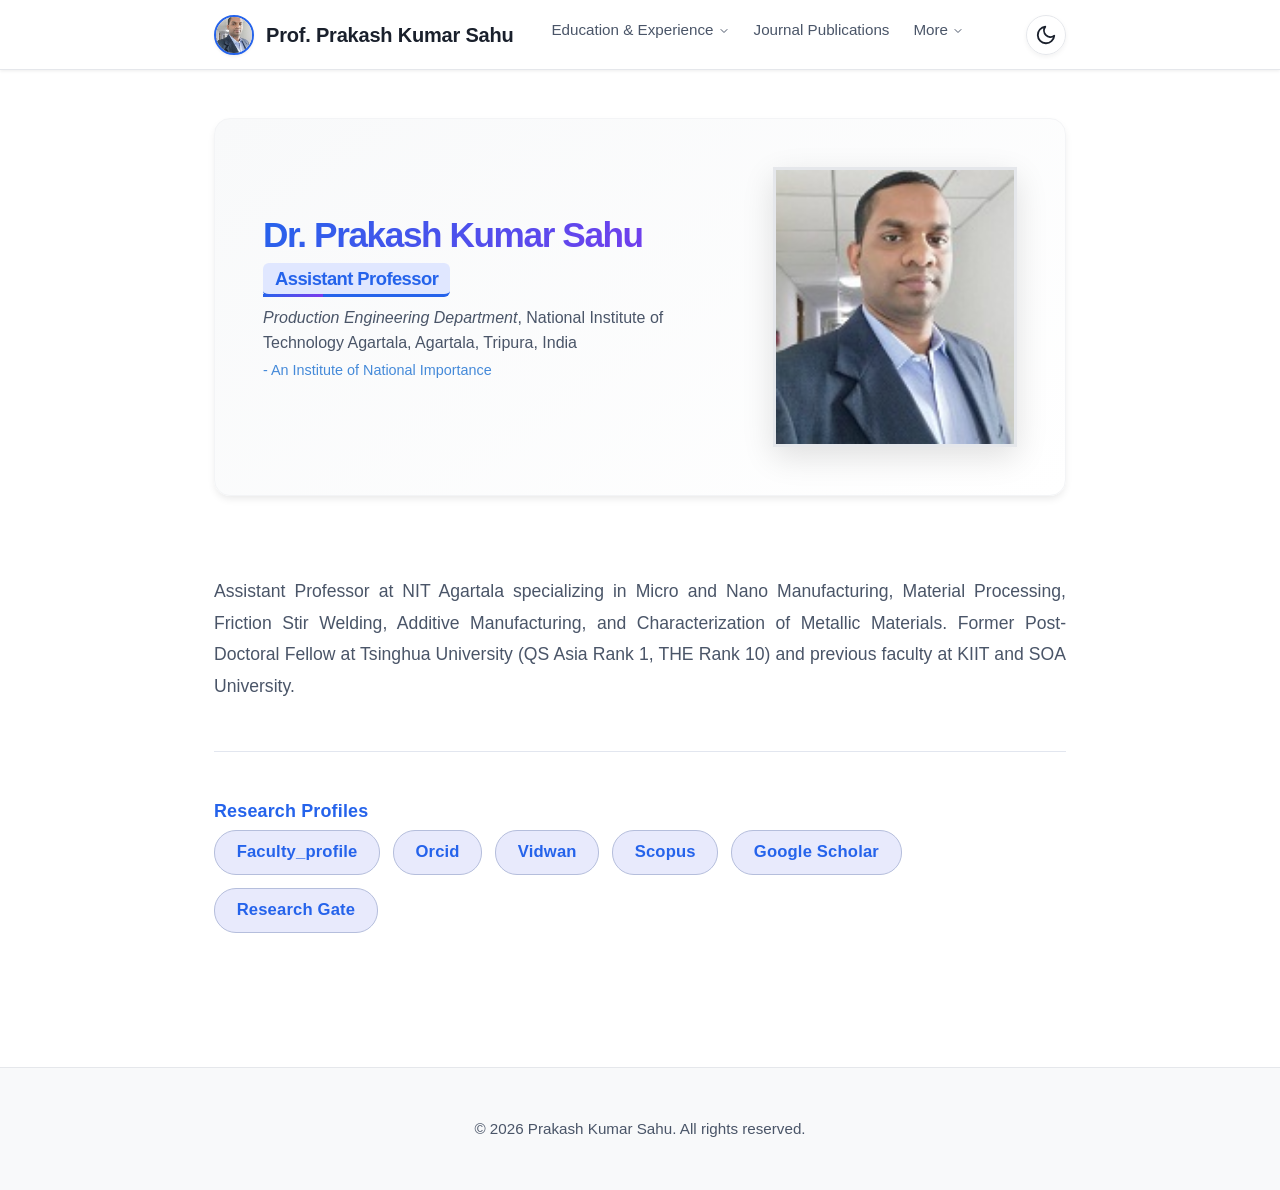
<file: index.html>
<!DOCTYPE html>
<html lang="en">
<head>
    <meta charset="UTF-8">
    <meta name="viewport" content="width=device-width, initial-scale=1.0">
    <title>Prakash Kumar Sahu</title>
    <link rel="stylesheet" href="assets/css/reset.css">
    <link rel="stylesheet" href="assets/css/variables.css">
    <link rel="stylesheet" href="assets/css/base.css">
    <link rel="stylesheet" href="assets/css/components.css">
    <link rel="stylesheet" href="assets/css/pages.css">
</head>
<body data-page="index">
    <div id="app">
        <header id="site-header" class="site-header"></header>
        <main id="main-content"></main>
        <footer id="site-footer" class="site-footer"></footer>
    </div>
    <script src="assets/js/main.js"></script>
</body>
</html>
</file>
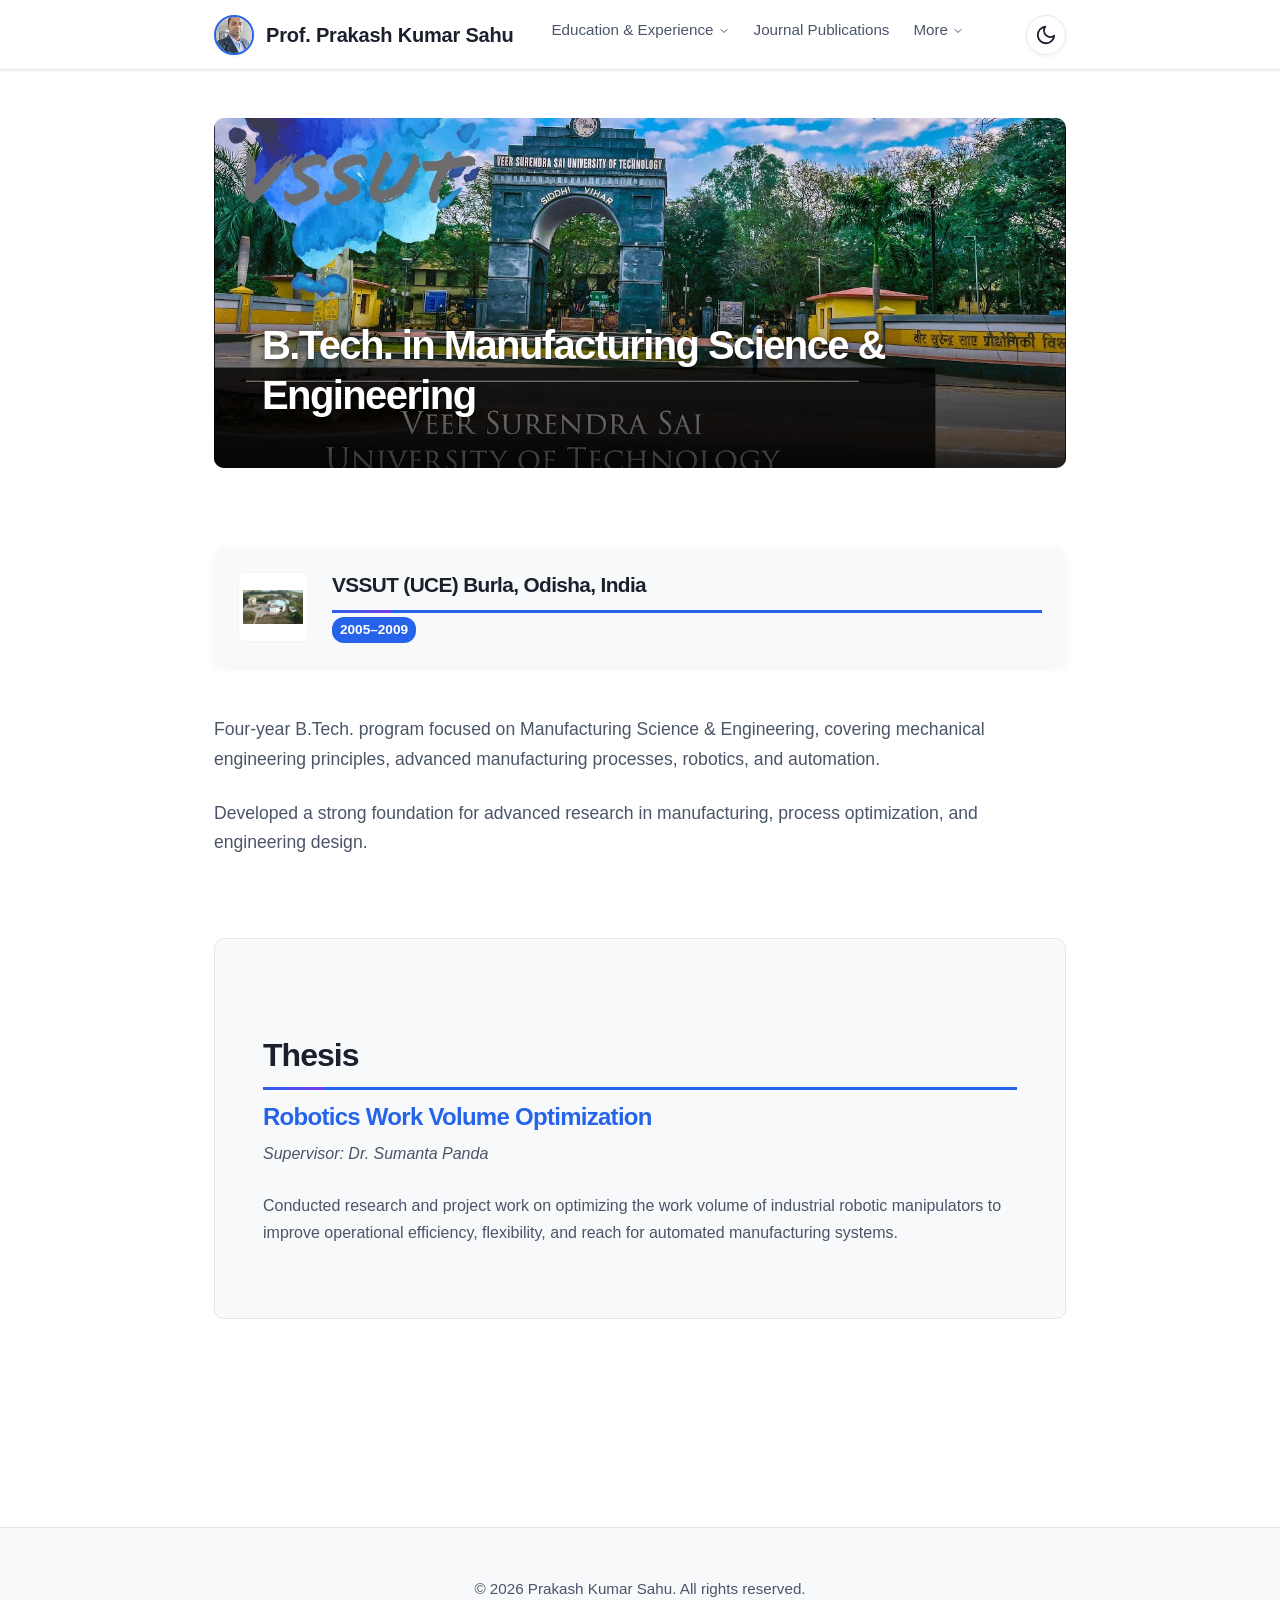
<file: btech.html>
<!DOCTYPE html>
<html lang="en" data-theme="light">

<head>
    <meta charset="UTF-8">
    <meta name="viewport" content="width=device-width, initial-scale=1.0">
    <title>B.Tech | Prof. Prakash Kumar Sahu</title>

    <!-- CSS Links -->
    <link rel="stylesheet" href="assets/css/reset.css">
    <link rel="stylesheet" href="assets/css/variables.css">
    <link rel="stylesheet" href="assets/css/base.css">
    <link rel="stylesheet" href="assets/css/components.css">
    <link rel="stylesheet" href="assets/css/pages.css">
</head>

<body data-page="btech">

    <!-- Header will be rendered by JS -->
    <header id="site-header" class="site-header"></header>

    <!-- Main Content -->
    <main id="main-content" class="container">
        <!-- Content injected by JS -->
    </main>

    <!-- Footer will be rendered by JS -->
    <footer id="site-footer" class="site-footer"></footer>

    <!-- Scripts -->
    <script src="assets/js/main.js"></script>
</body>

</html>
</file>
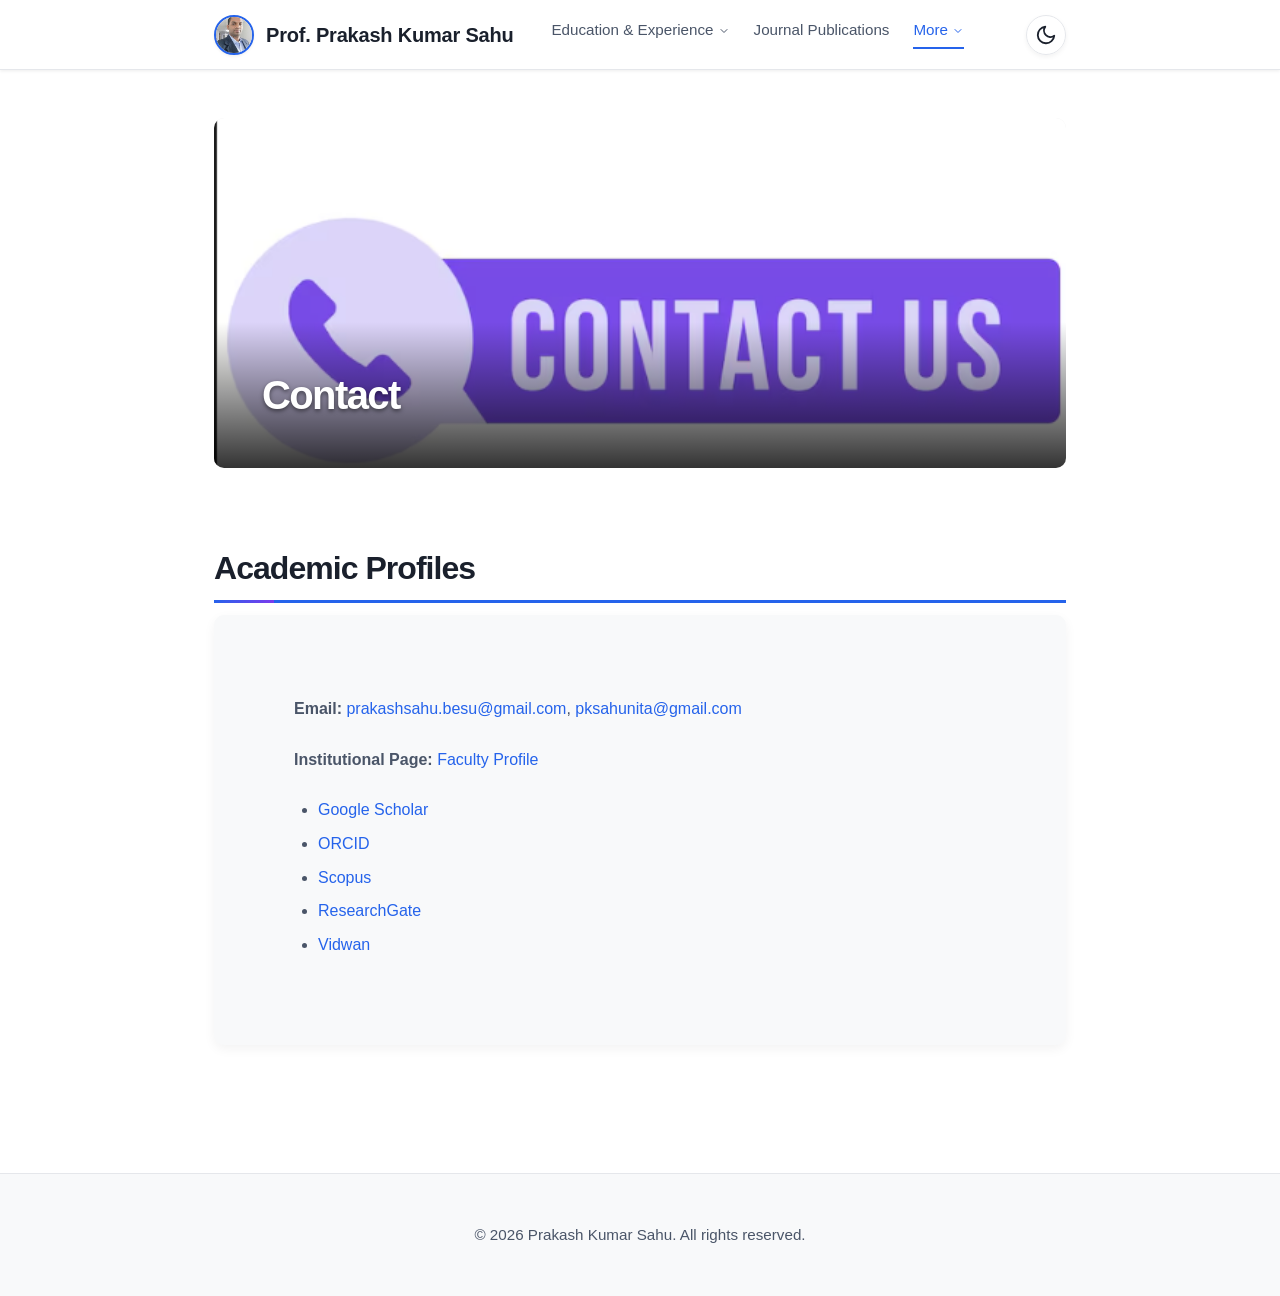
<file: contact.html>
<!DOCTYPE html>
<html lang="en">

<head>
    <meta charset="UTF-8">
    <meta name="viewport" content="width=device-width, initial-scale=1.0">
    <title>Contact | Prakash Kumar Sahu</title>
    <link rel="stylesheet" href="assets/css/reset.css">
    <link rel="stylesheet" href="assets/css/variables.css">
    <link rel="stylesheet" href="assets/css/base.css">
    <link rel="stylesheet" href="assets/css/components.css">
    <link rel="stylesheet" href="assets/css/pages.css">
</head>

<body data-page="contact">
    <div id="app">
        <header id="site-header" class="site-header"></header>
        <main id="main-content"></main>
        <footer id="site-footer" class="site-footer"></footer>
    </div>
    <script src="assets/js/main.js"></script>
</body>

</html>
</file>
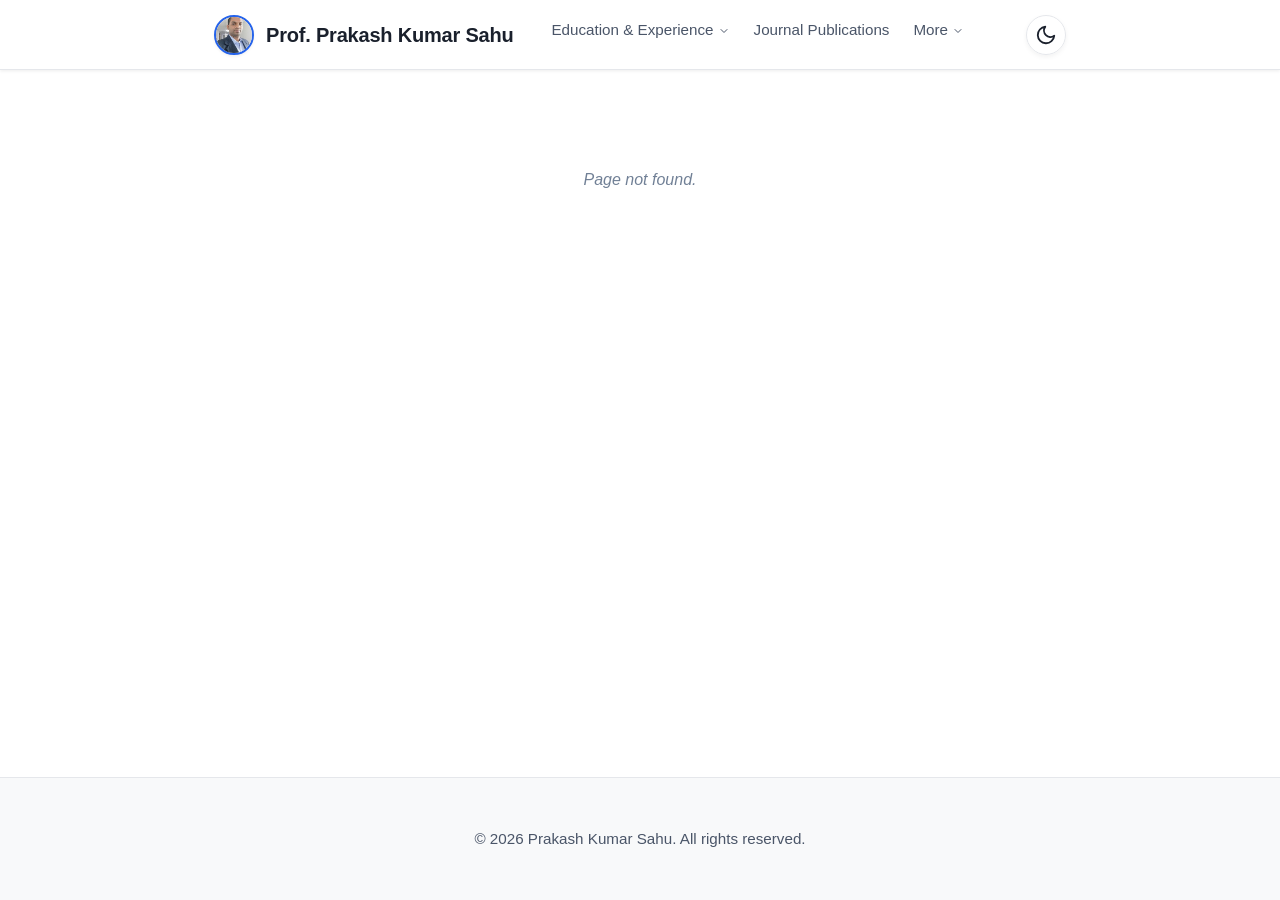
<file: education.html>
<!DOCTYPE html>
<html lang="en">

<head>
    <meta charset="UTF-8">
    <meta name="viewport" content="width=device-width, initial-scale=1.0">
    <title>Education | Prakash Kumar Sahu</title>
    <link rel="stylesheet" href="assets/css/reset.css">
    <link rel="stylesheet" href="assets/css/variables.css">
    <link rel="stylesheet" href="assets/css/base.css">
    <link rel="stylesheet" href="assets/css/components.css">
    <link rel="stylesheet" href="assets/css/pages.css">
</head>

<body data-page="education">
    <div id="app">
        <header id="site-header" class="site-header"></header>
        <main id="main-content"></main>
        <footer id="site-footer" class="site-footer"></footer>
    </div>
    <script src="assets/js/main.js"></script>
</body>

</html>
</file>
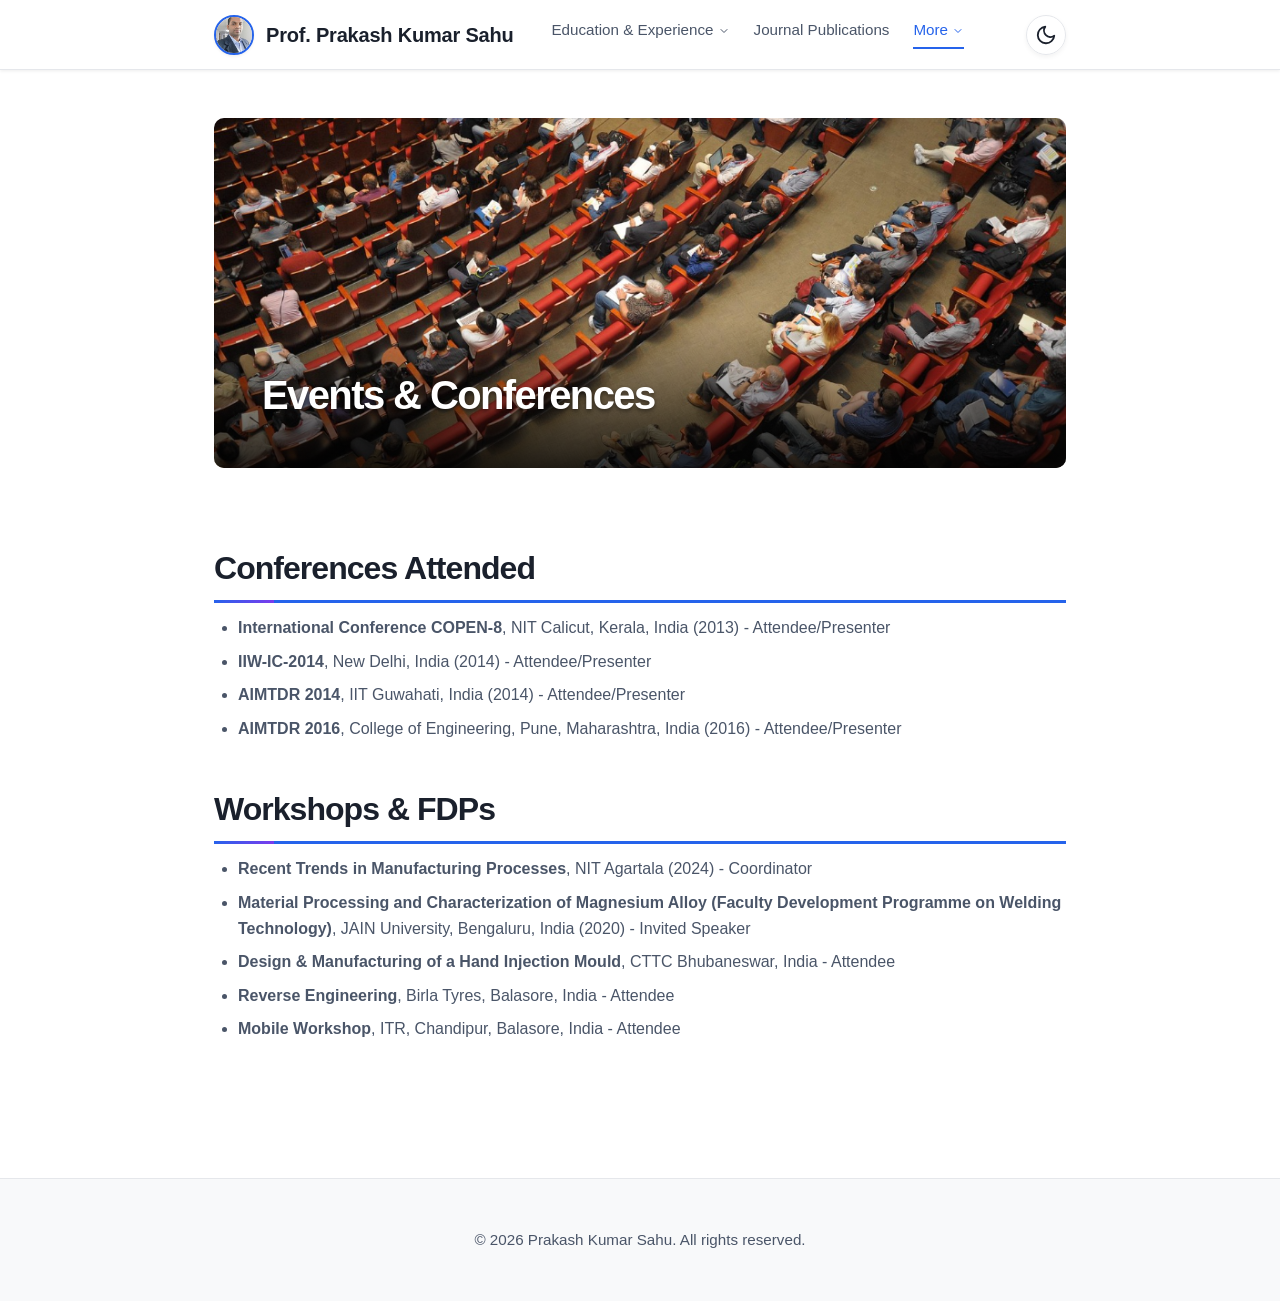
<file: events.html>
<!DOCTYPE html>
<html lang="en">

<head>
    <meta charset="UTF-8">
    <meta name="viewport" content="width=device-width, initial-scale=1.0">
    <title>Events | Prakash Kumar Sahu</title>
    <link rel="stylesheet" href="assets/css/reset.css">
    <link rel="stylesheet" href="assets/css/variables.css">
    <link rel="stylesheet" href="assets/css/base.css">
    <link rel="stylesheet" href="assets/css/components.css">
    <link rel="stylesheet" href="assets/css/pages.css">
</head>

<body data-page="events">
    <div id="app">
        <header id="site-header" class="site-header"></header>
        <main id="main-content"></main>
        <footer id="site-footer" class="site-footer"></footer>
    </div>
    <script src="assets/js/main.js"></script>
</body>

</html>
</file>
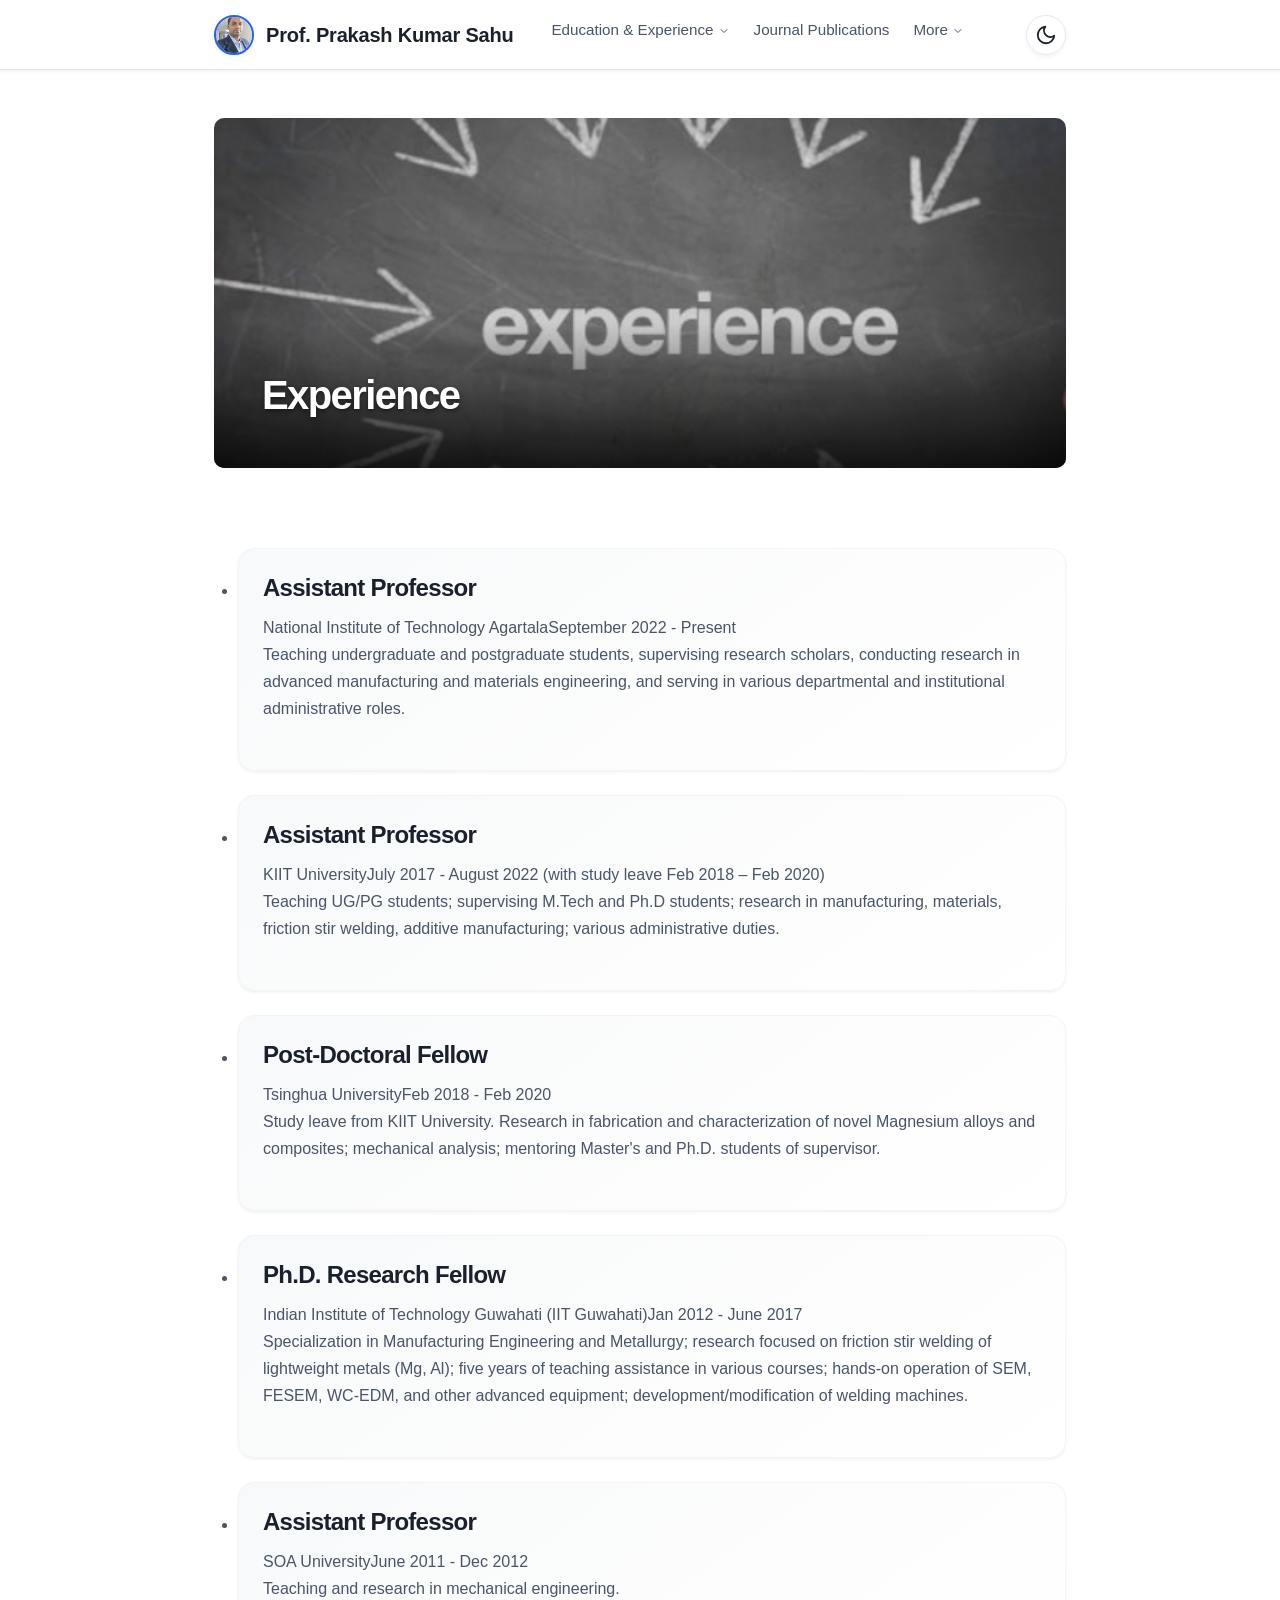
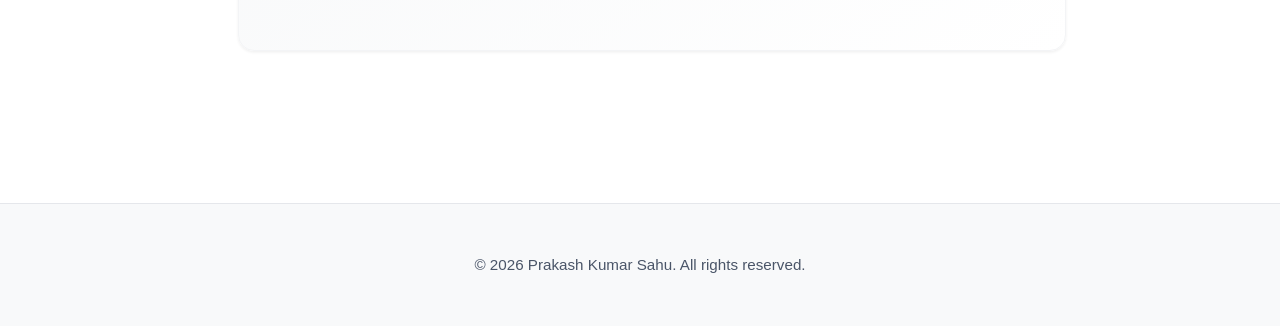
<file: experience.html>
<!DOCTYPE html>
<html lang="en">

<head>
    <meta charset="UTF-8">
    <meta name="viewport" content="width=device-width, initial-scale=1.0">
    <title>Experience | Prakash Kumar Sahu</title>
    <link rel="stylesheet" href="assets/css/reset.css">
    <link rel="stylesheet" href="assets/css/variables.css">
    <link rel="stylesheet" href="assets/css/base.css">
    <link rel="stylesheet" href="assets/css/components.css">
    <link rel="stylesheet" href="assets/css/pages.css">
</head>

<body data-page="experience">
    <div id="app">
        <header id="site-header" class="site-header"></header>
        <main id="main-content"></main>
        <footer id="site-footer" class="site-footer"></footer>
    </div>
    <script src="assets/js/main.js"></script>
</body>

</html>
</file>
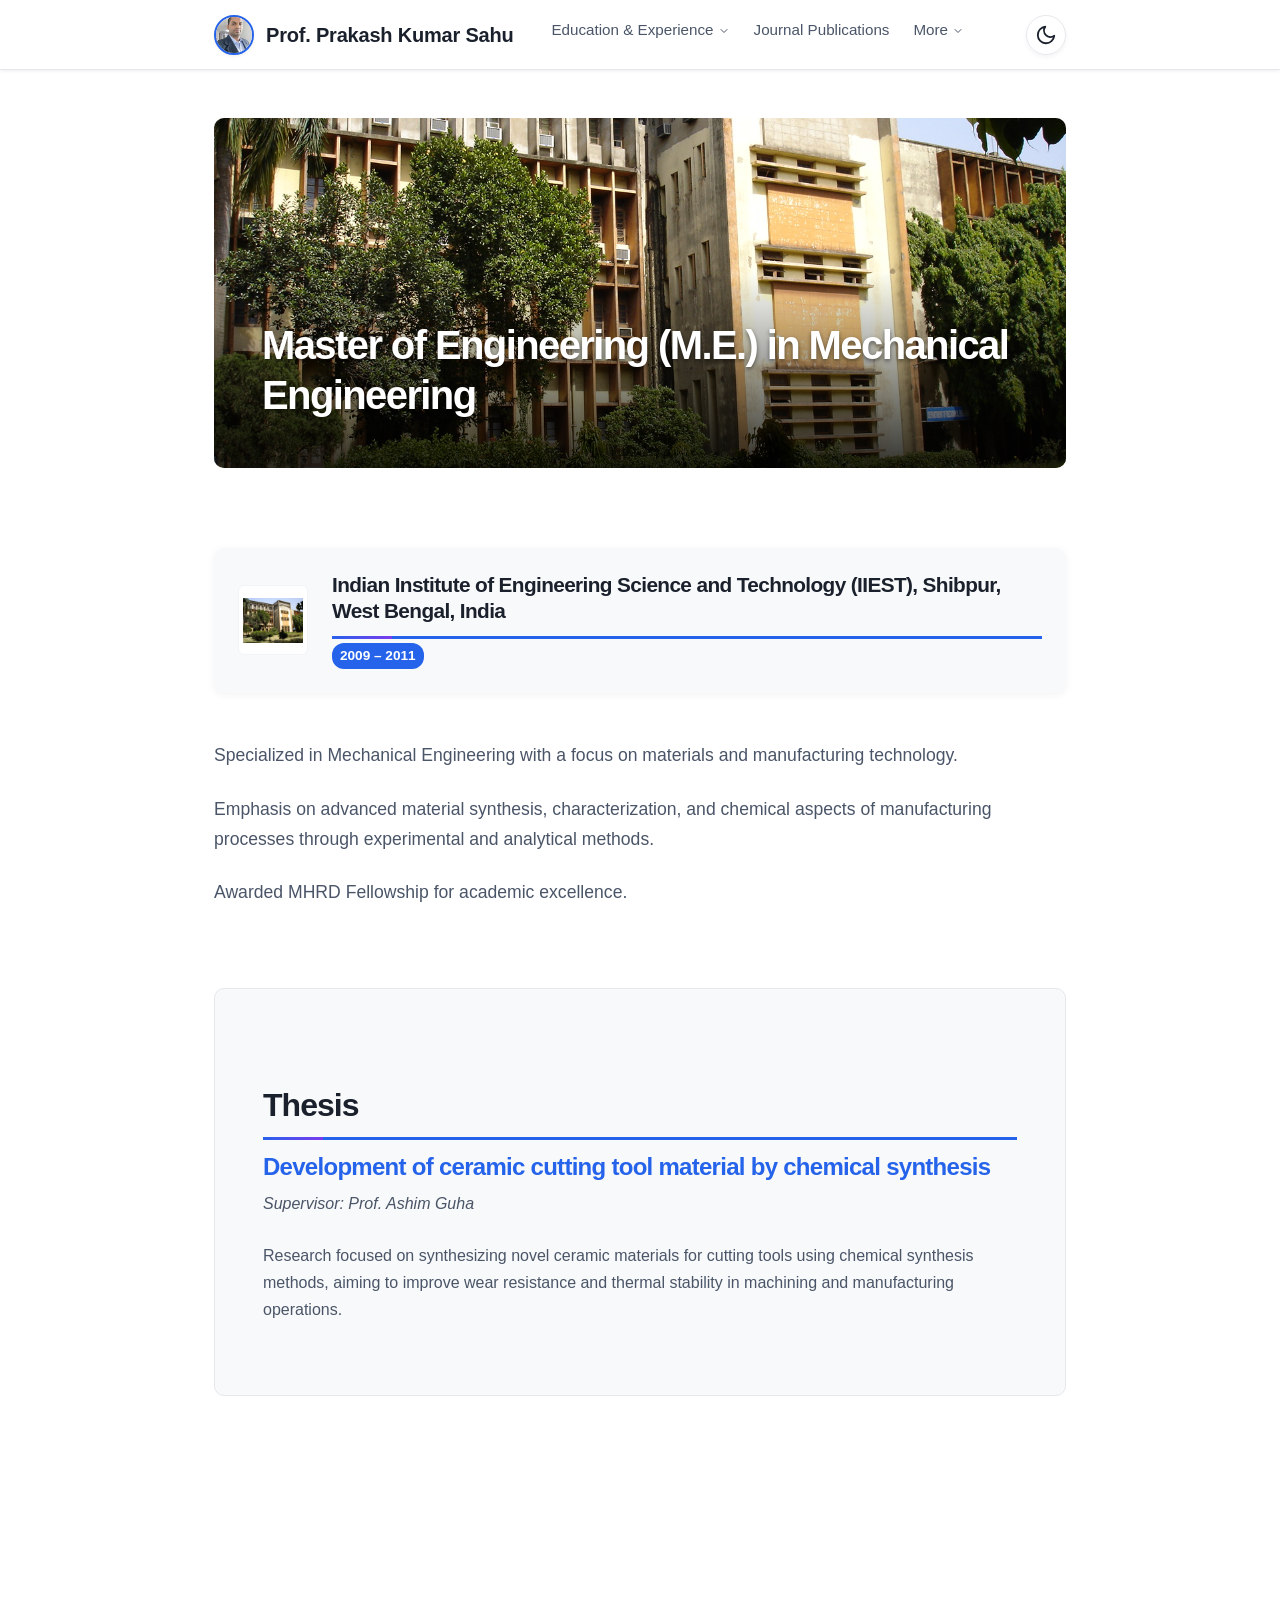
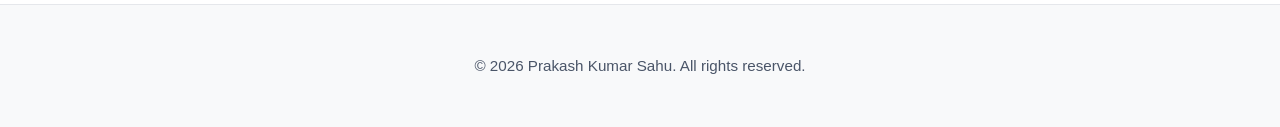
<file: mtech.html>
<!DOCTYPE html>
<html lang="en" data-theme="light">

<head>
    <meta charset="UTF-8">
    <meta name="viewport" content="width=device-width, initial-scale=1.0">
    <title>M.Tech | Prof. Prakash Kumar Sahu</title>

    <!-- CSS Links -->
    <link rel="stylesheet" href="assets/css/reset.css">
    <link rel="stylesheet" href="assets/css/variables.css">
    <link rel="stylesheet" href="assets/css/base.css">
    <link rel="stylesheet" href="assets/css/components.css">
    <link rel="stylesheet" href="assets/css/pages.css">
</head>

<body data-page="mtech">

    <!-- Header will be rendered by JS -->
    <header id="site-header" class="site-header"></header>

    <!-- Main Content -->
    <main id="main-content" class="container">
        <!-- Content injected by JS -->
    </main>

    <!-- Footer will be rendered by JS -->
    <footer id="site-footer" class="site-footer"></footer>

    <!-- Scripts -->
    <script src="assets/js/main.js"></script>
</body>

</html>
</file>
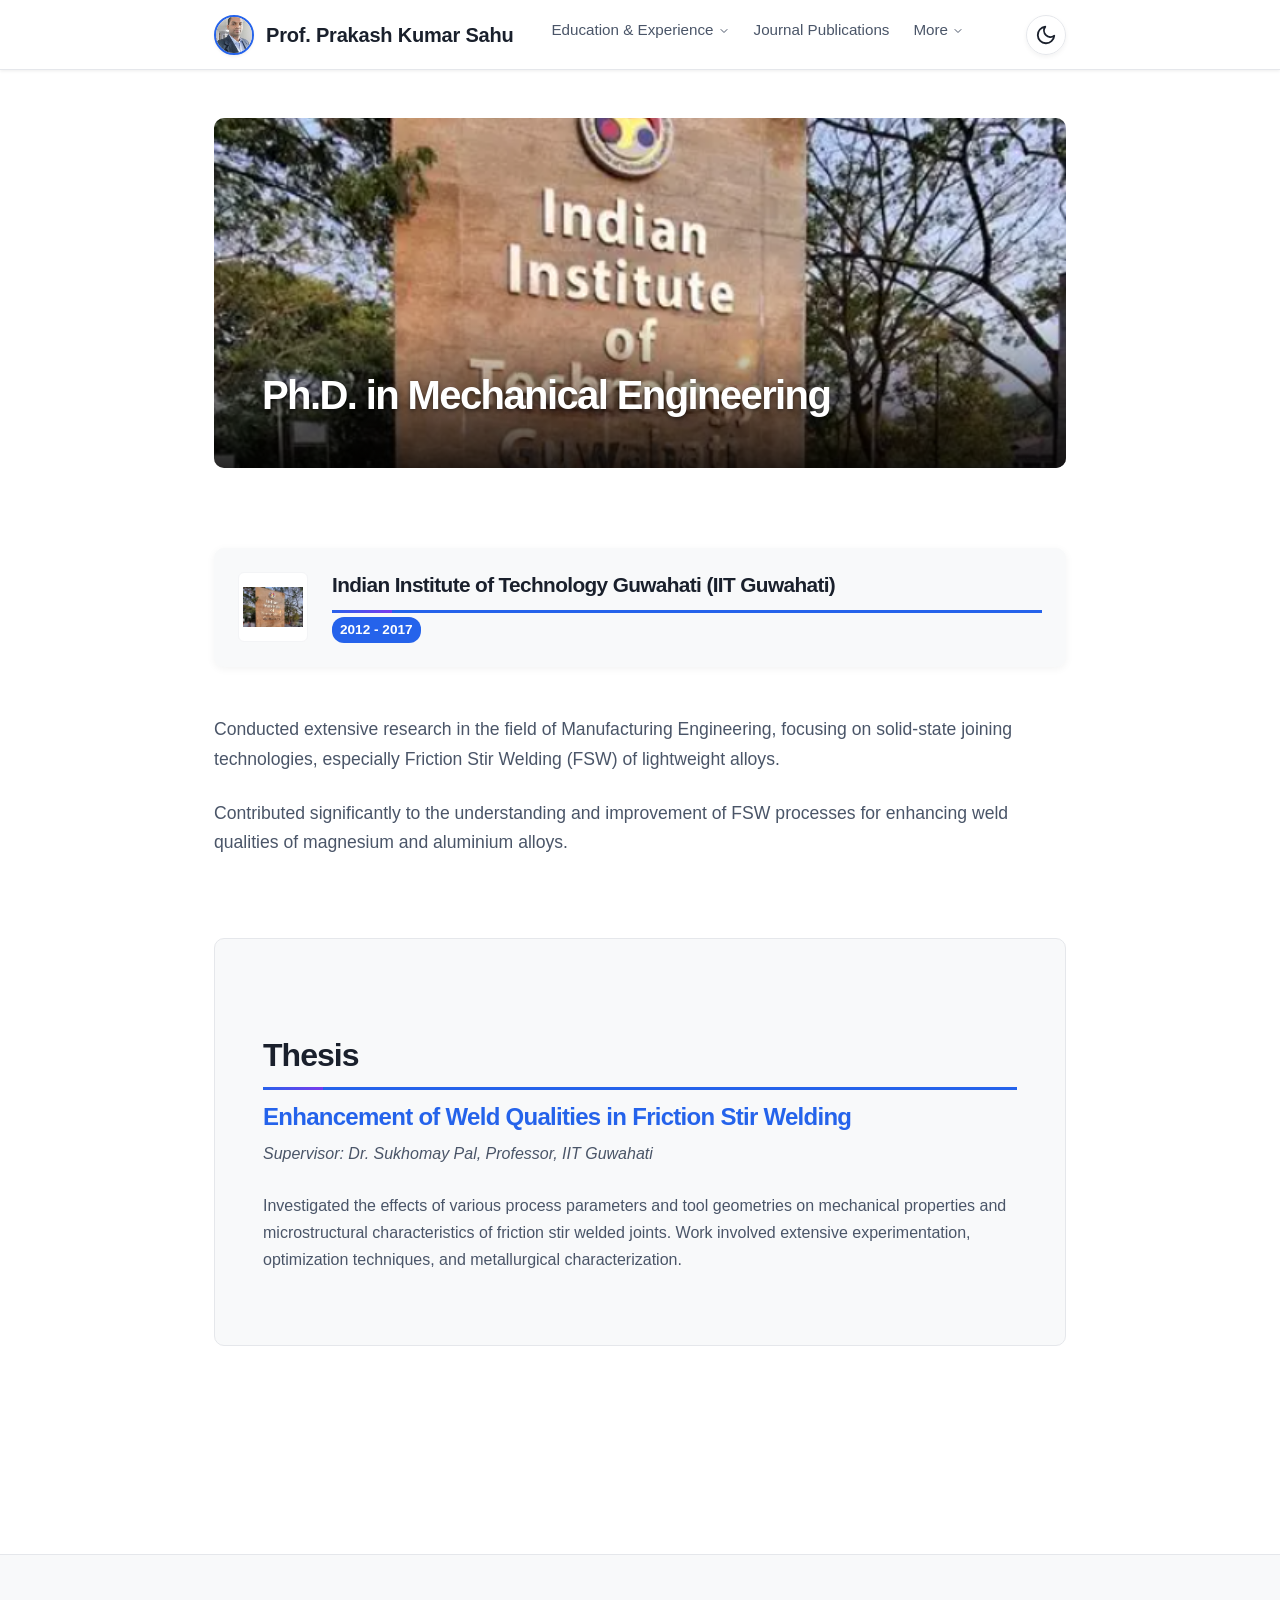
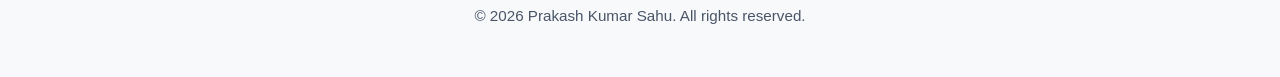
<file: phd.html>
<!DOCTYPE html>
<html lang="en" data-theme="light">

<head>
    <meta charset="UTF-8">
    <meta name="viewport" content="width=device-width, initial-scale=1.0">
    <title>PhD Research | Prof. Prakash Kumar Sahu</title>

    <!-- CSS Links -->
    <link rel="stylesheet" href="assets/css/reset.css">
    <link rel="stylesheet" href="assets/css/variables.css">
    <link rel="stylesheet" href="assets/css/base.css">
    <link rel="stylesheet" href="assets/css/components.css">
    <link rel="stylesheet" href="assets/css/pages.css">
</head>

<body data-page="phd">

    <!-- Header will be rendered by JS -->
    <header id="site-header" class="site-header"></header>

    <!-- Main Content -->
    <main id="main-content" class="container">
        <!-- Content injected by JS -->
    </main>

    <!-- Footer will be rendered by JS -->
    <footer id="site-footer" class="site-footer"></footer>

    <!-- Scripts -->
    <script src="assets/js/main.js"></script>
</body>

</html>
</file>
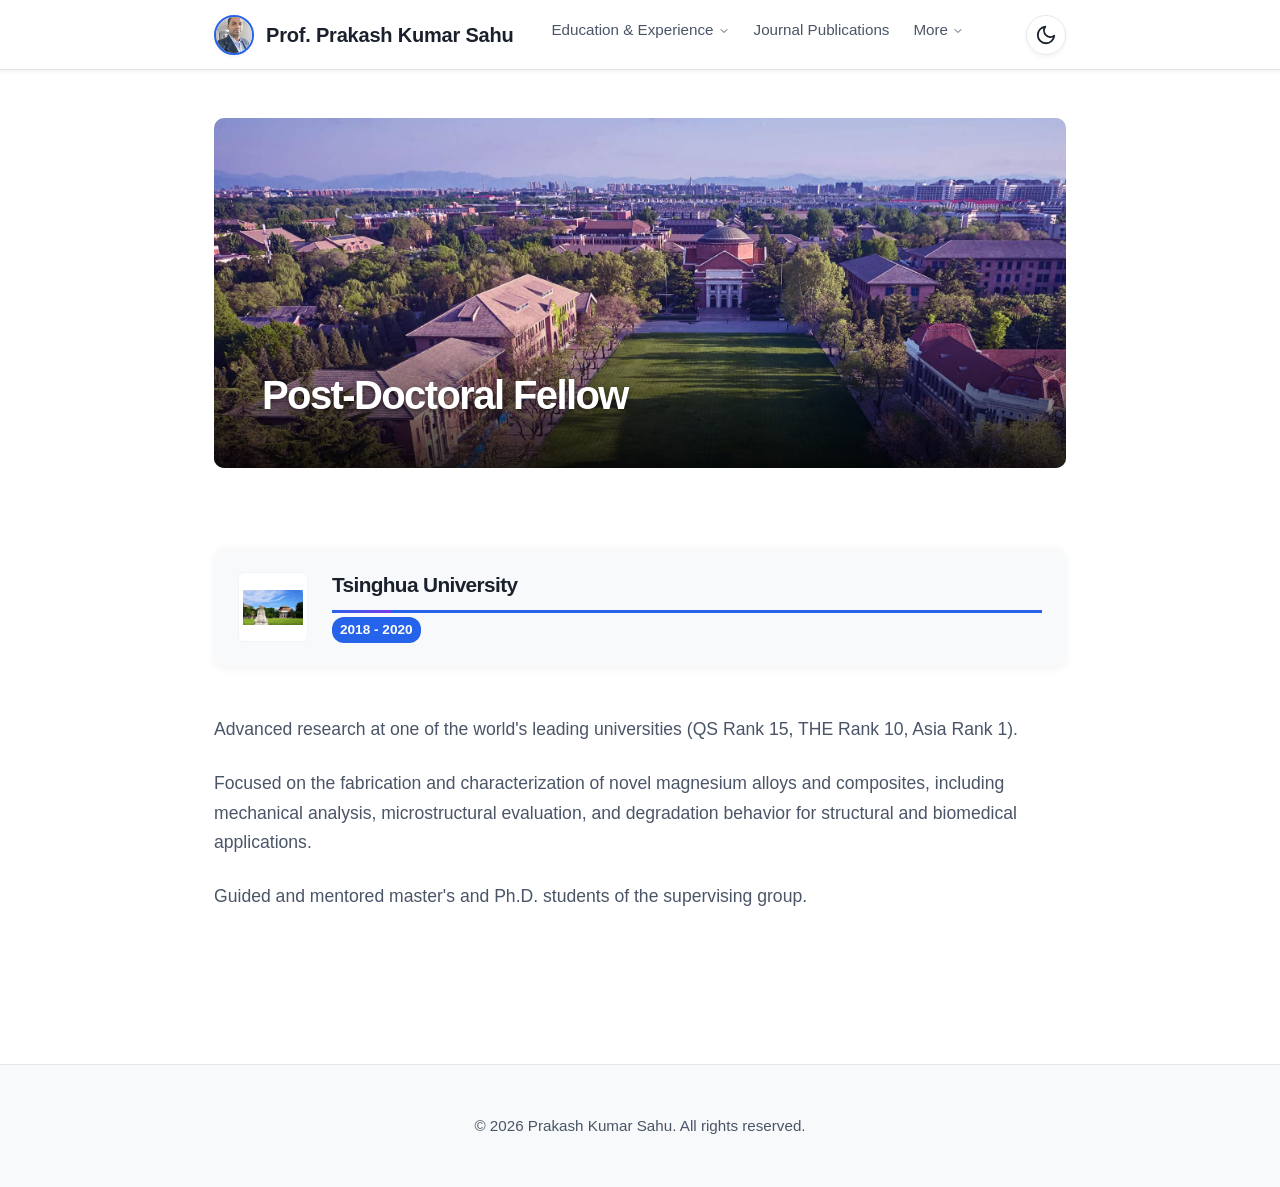
<file: postdoc.html>
<!DOCTYPE html>
<html lang="en" data-theme="light">

<head>
    <meta charset="UTF-8">
    <meta name="viewport" content="width=device-width, initial-scale=1.0">
    <title>Post-Doctoral Fellow | Prof. Prakash Kumar Sahu</title>

    <!-- CSS Links -->
    <link rel="stylesheet" href="assets/css/reset.css">
    <link rel="stylesheet" href="assets/css/variables.css">
    <link rel="stylesheet" href="assets/css/base.css">
    <link rel="stylesheet" href="assets/css/components.css">
    <link rel="stylesheet" href="assets/css/pages.css">
</head>

<body data-page="postdoc">

    <!-- Header will be rendered by JS -->
    <header id="site-header" class="site-header"></header>

    <!-- Main Content -->
    <main id="main-content" class="container">
        <!-- Content injected by JS -->
    </main>

    <!-- Footer will be rendered by JS -->
    <footer id="site-footer" class="site-footer"></footer>

    <!-- Scripts -->
    <script src="assets/js/main.js"></script>
</body>

</html>
</file>
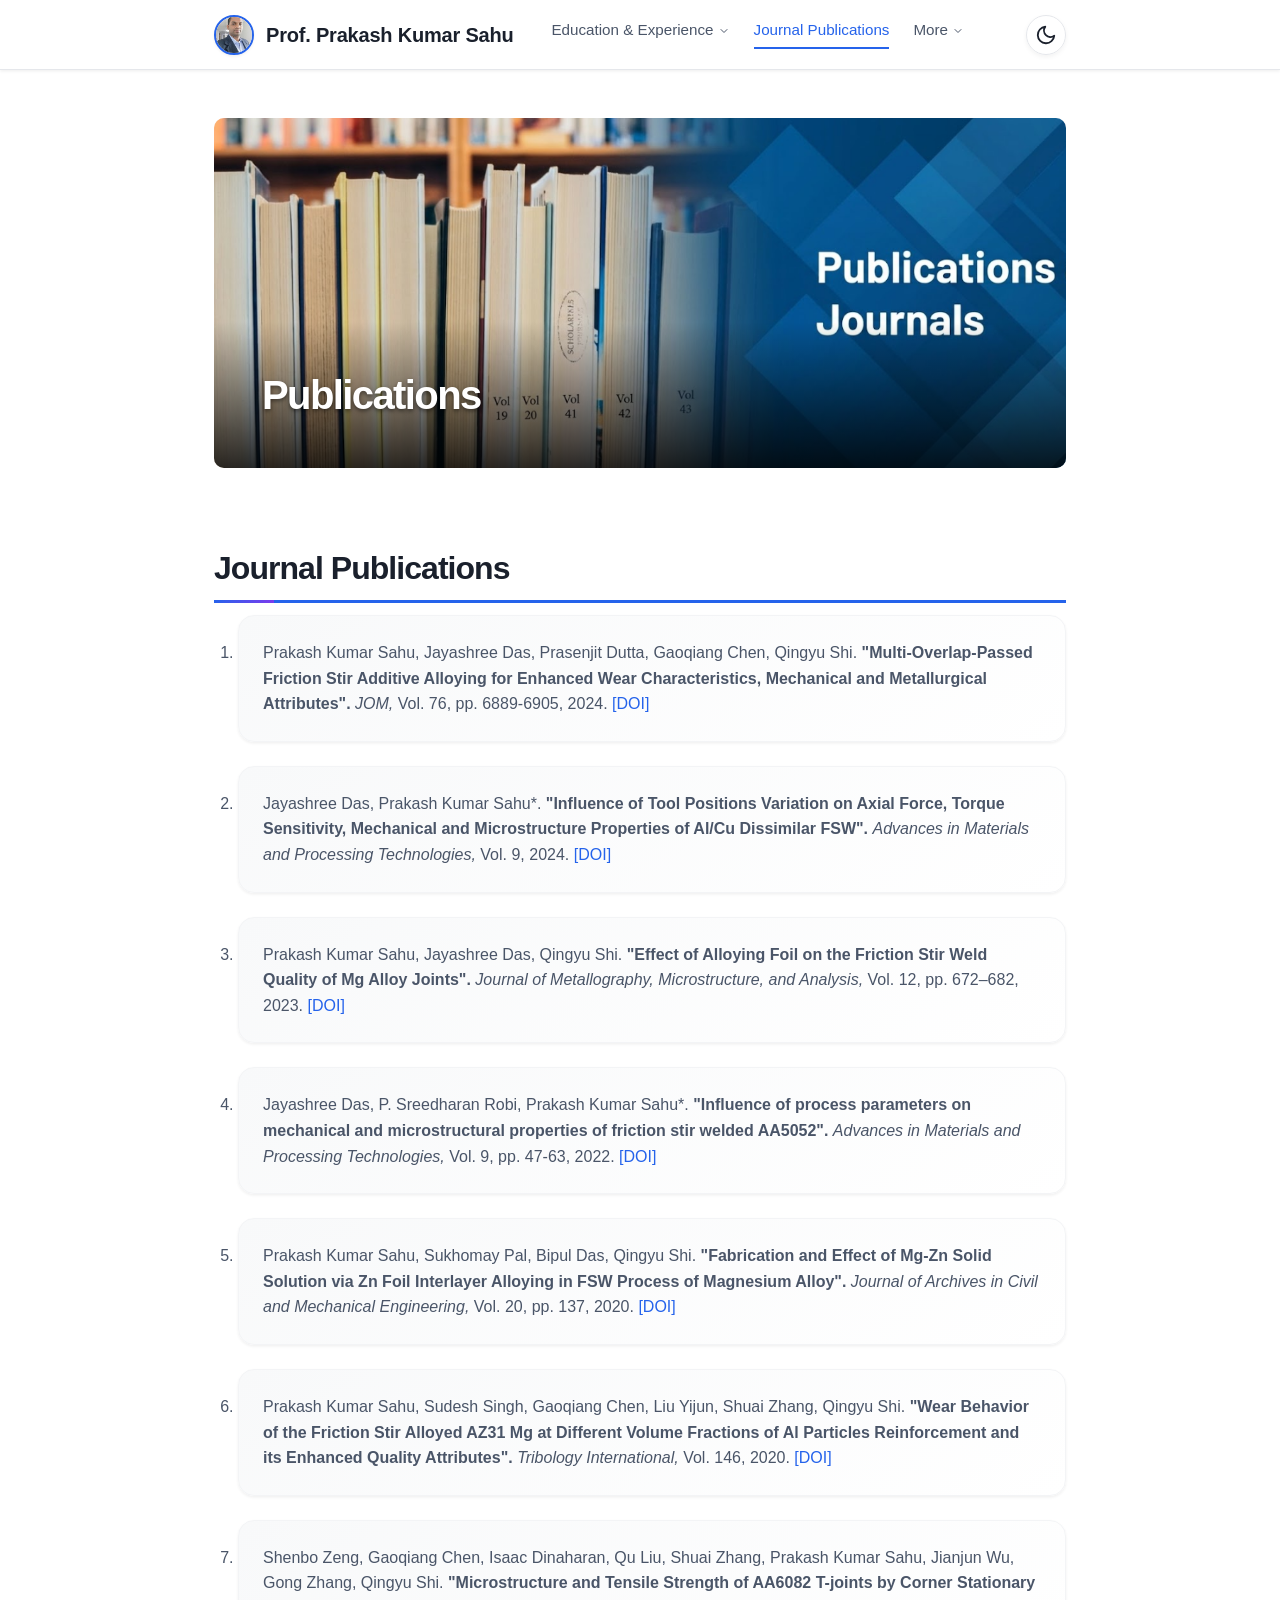
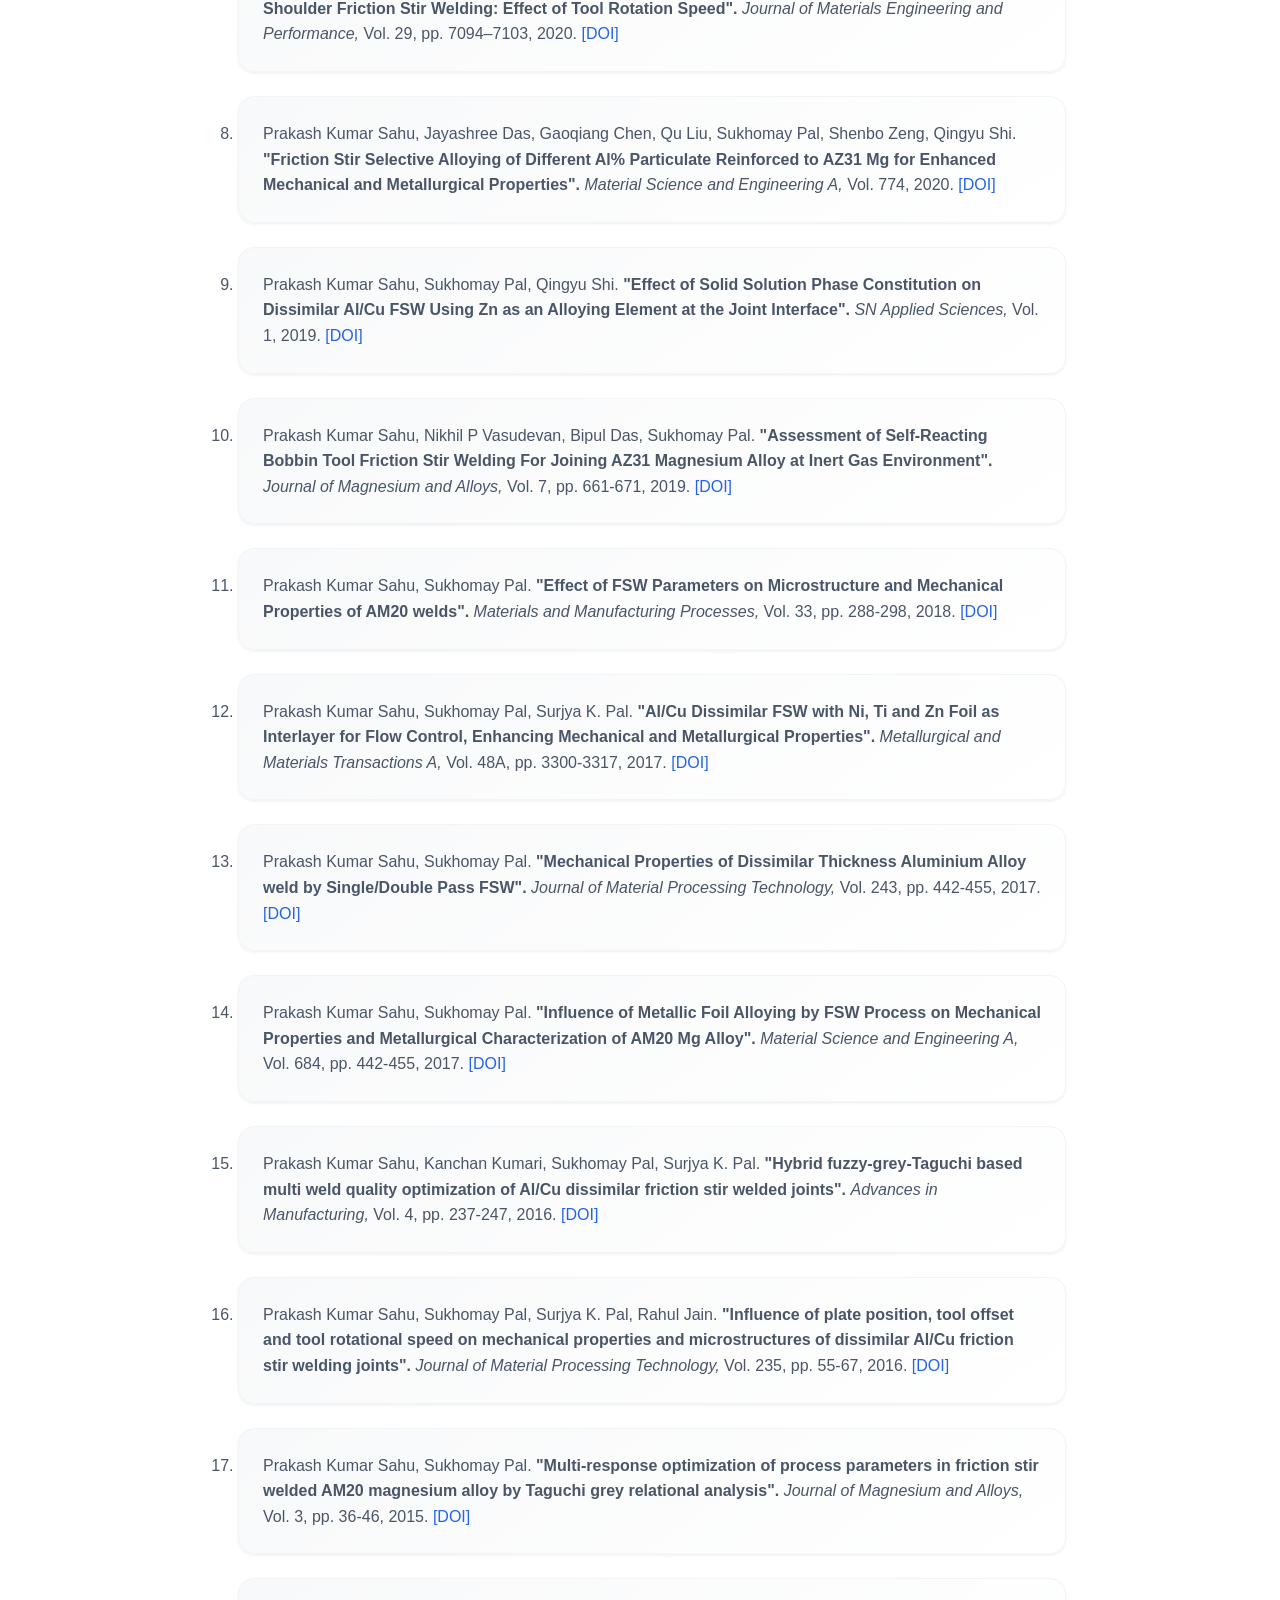
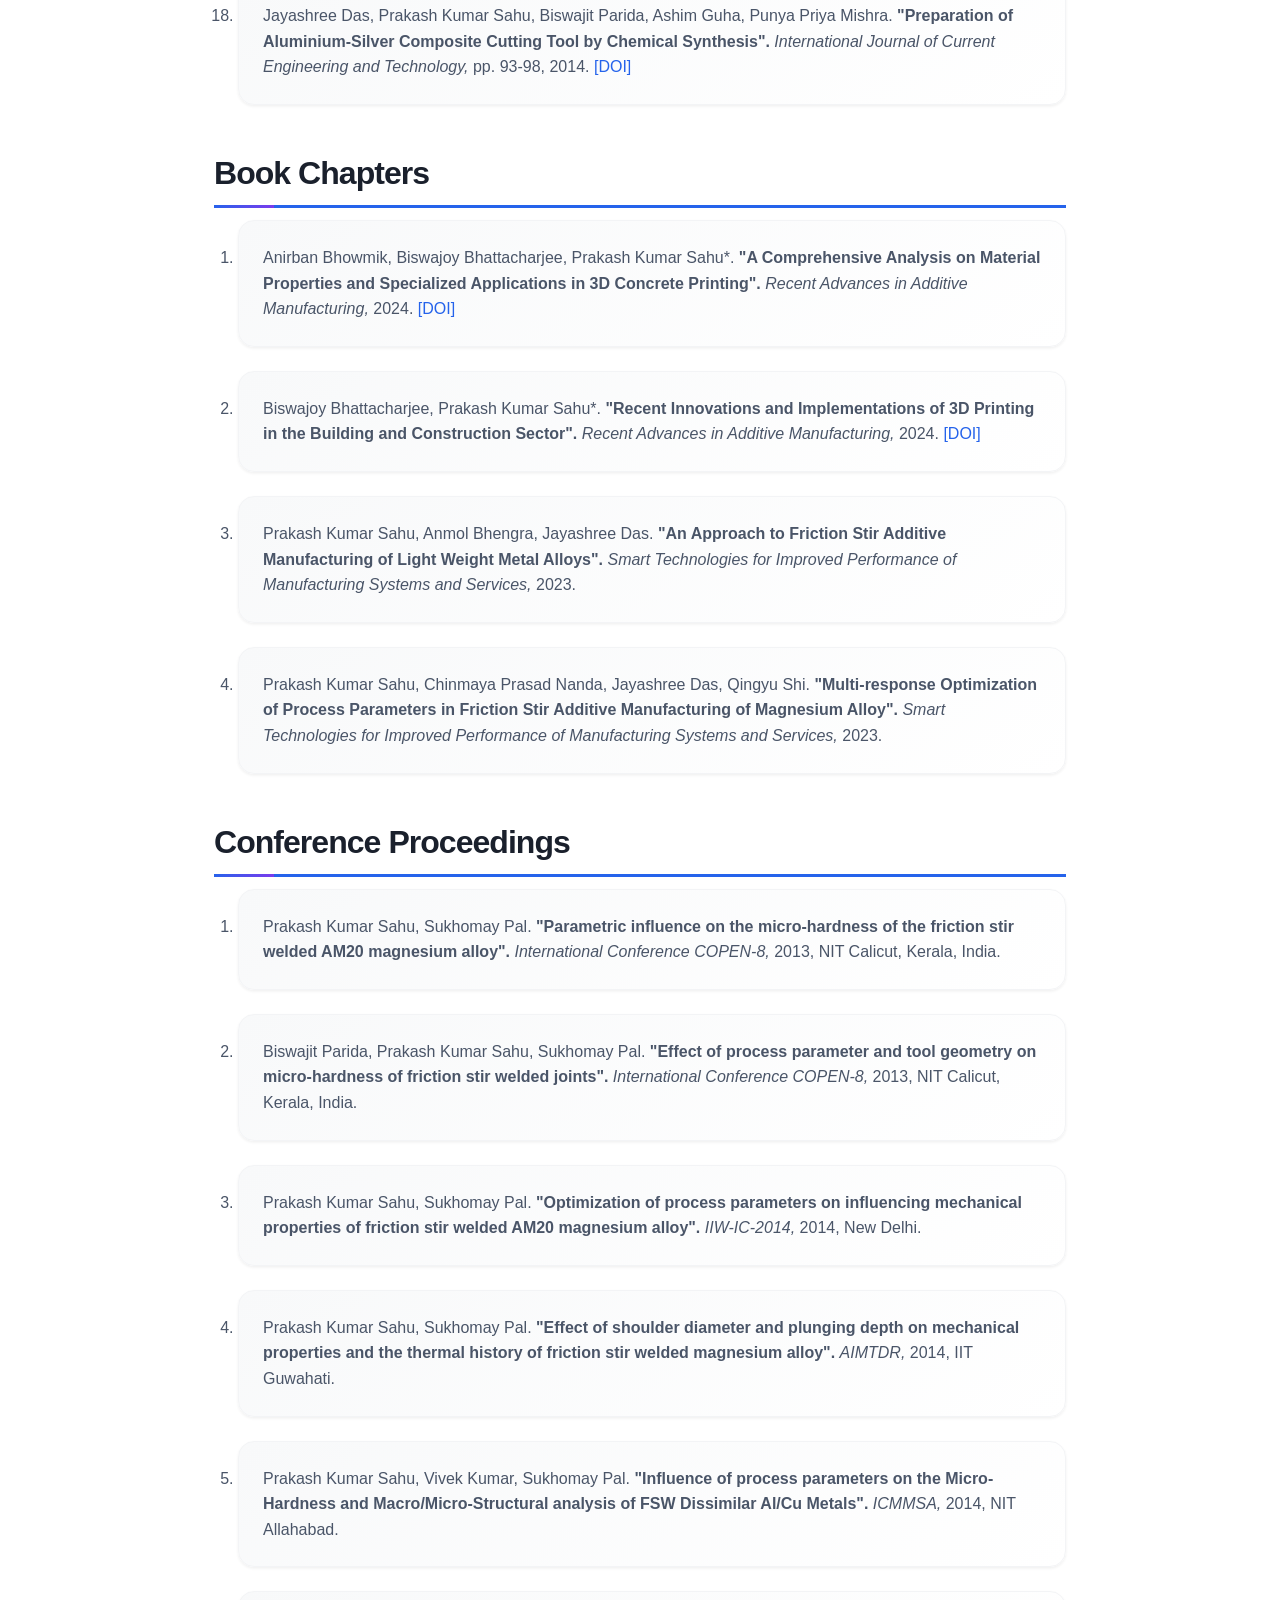
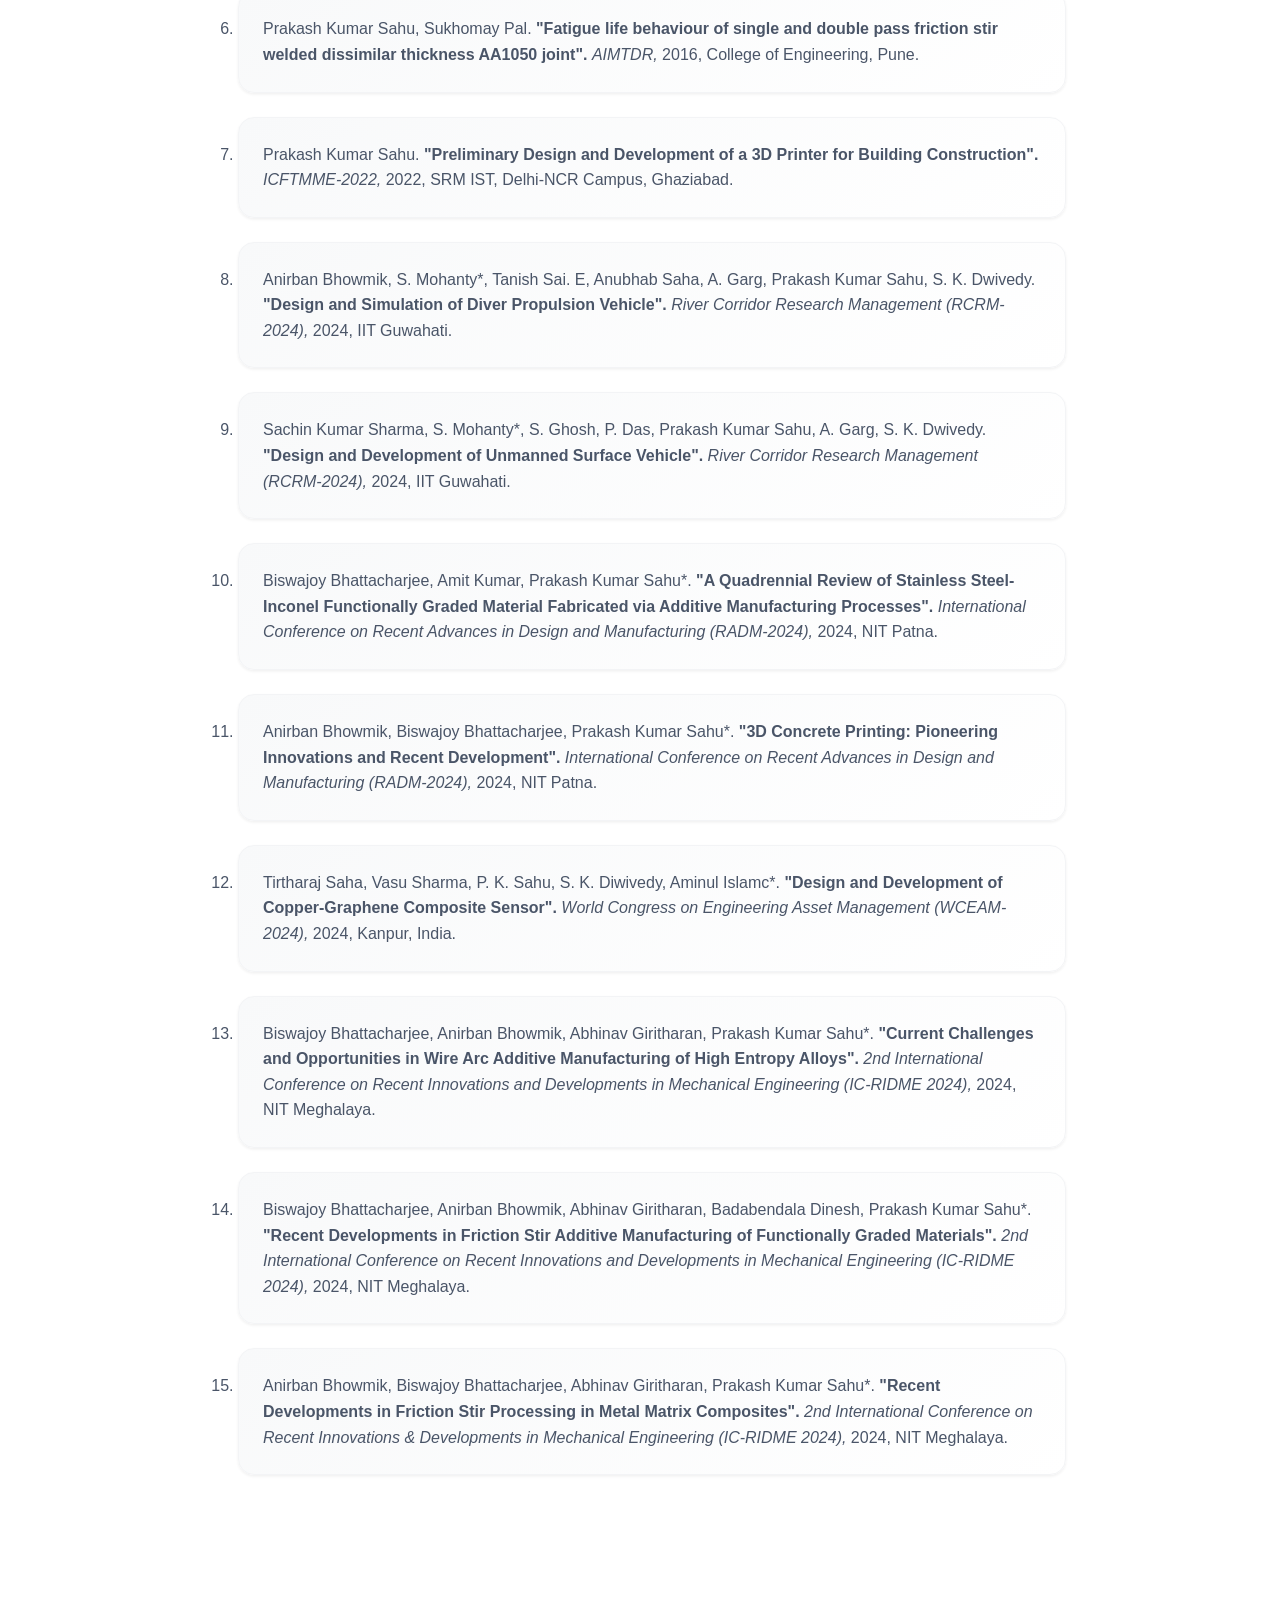
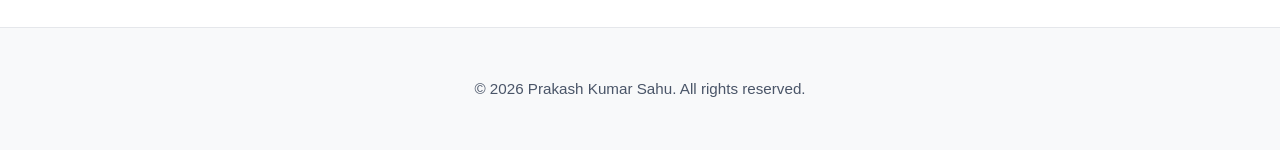
<file: publications.html>
<!DOCTYPE html>
<html lang="en">

<head>
    <meta charset="UTF-8">
    <meta name="viewport" content="width=device-width, initial-scale=1.0">
    <title>Publications | Prakash Kumar Sahu</title>
    <link rel="stylesheet" href="assets/css/reset.css">
    <link rel="stylesheet" href="assets/css/variables.css">
    <link rel="stylesheet" href="assets/css/base.css">
    <link rel="stylesheet" href="assets/css/components.css">
    <link rel="stylesheet" href="assets/css/pages.css">
</head>

<body data-page="publications">
    <div id="app">
        <header id="site-header" class="site-header"></header>
        <main id="main-content"></main>
        <footer id="site-footer" class="site-footer"></footer>
    </div>
    <script src="assets/js/main.js"></script>
</body>

</html>
</file>
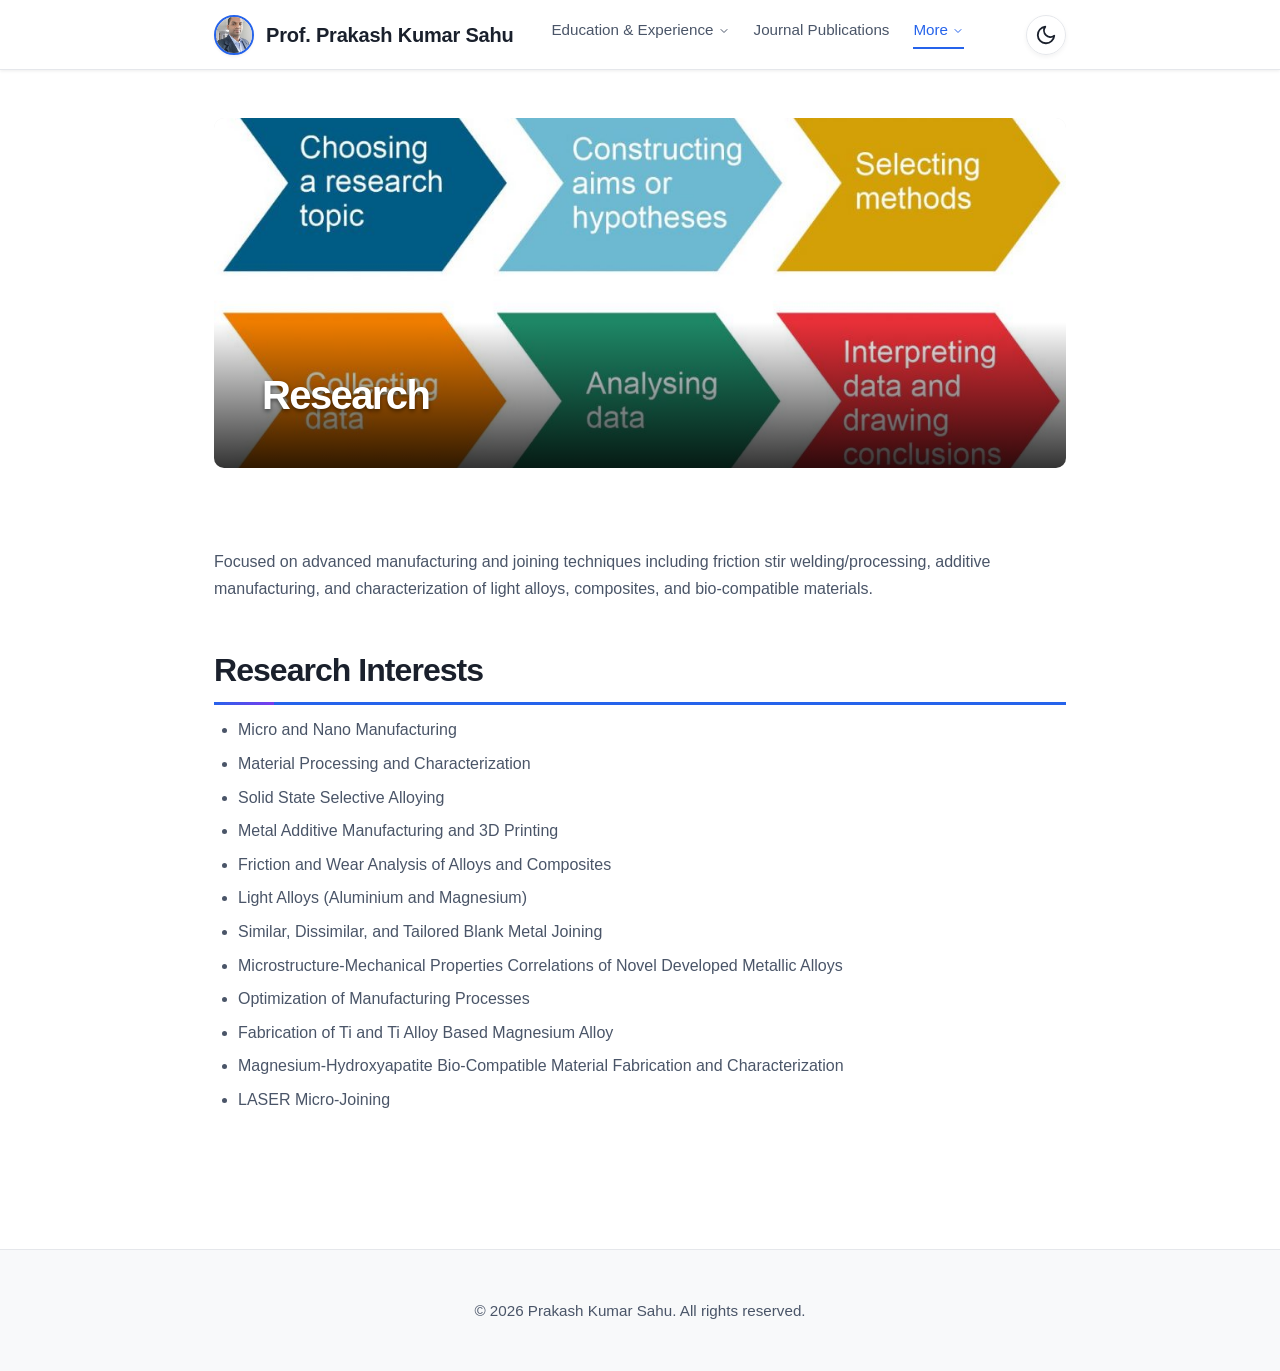
<file: research.html>
<!DOCTYPE html>
<html lang="en">

<head>
    <meta charset="UTF-8">
    <meta name="viewport" content="width=device-width, initial-scale=1.0">
    <title>Research | Prakash Kumar Sahu</title>
    <link rel="stylesheet" href="assets/css/reset.css">
    <link rel="stylesheet" href="assets/css/variables.css">
    <link rel="stylesheet" href="assets/css/base.css">
    <link rel="stylesheet" href="assets/css/components.css">
    <link rel="stylesheet" href="assets/css/pages.css">
</head>

<body data-page="research">
    <div id="app">
        <header id="site-header" class="site-header"></header>
        <main id="main-content"></main>
        <footer id="site-footer" class="site-footer"></footer>
    </div>
    <script src="assets/js/main.js"></script>
</body>

</html>
</file>
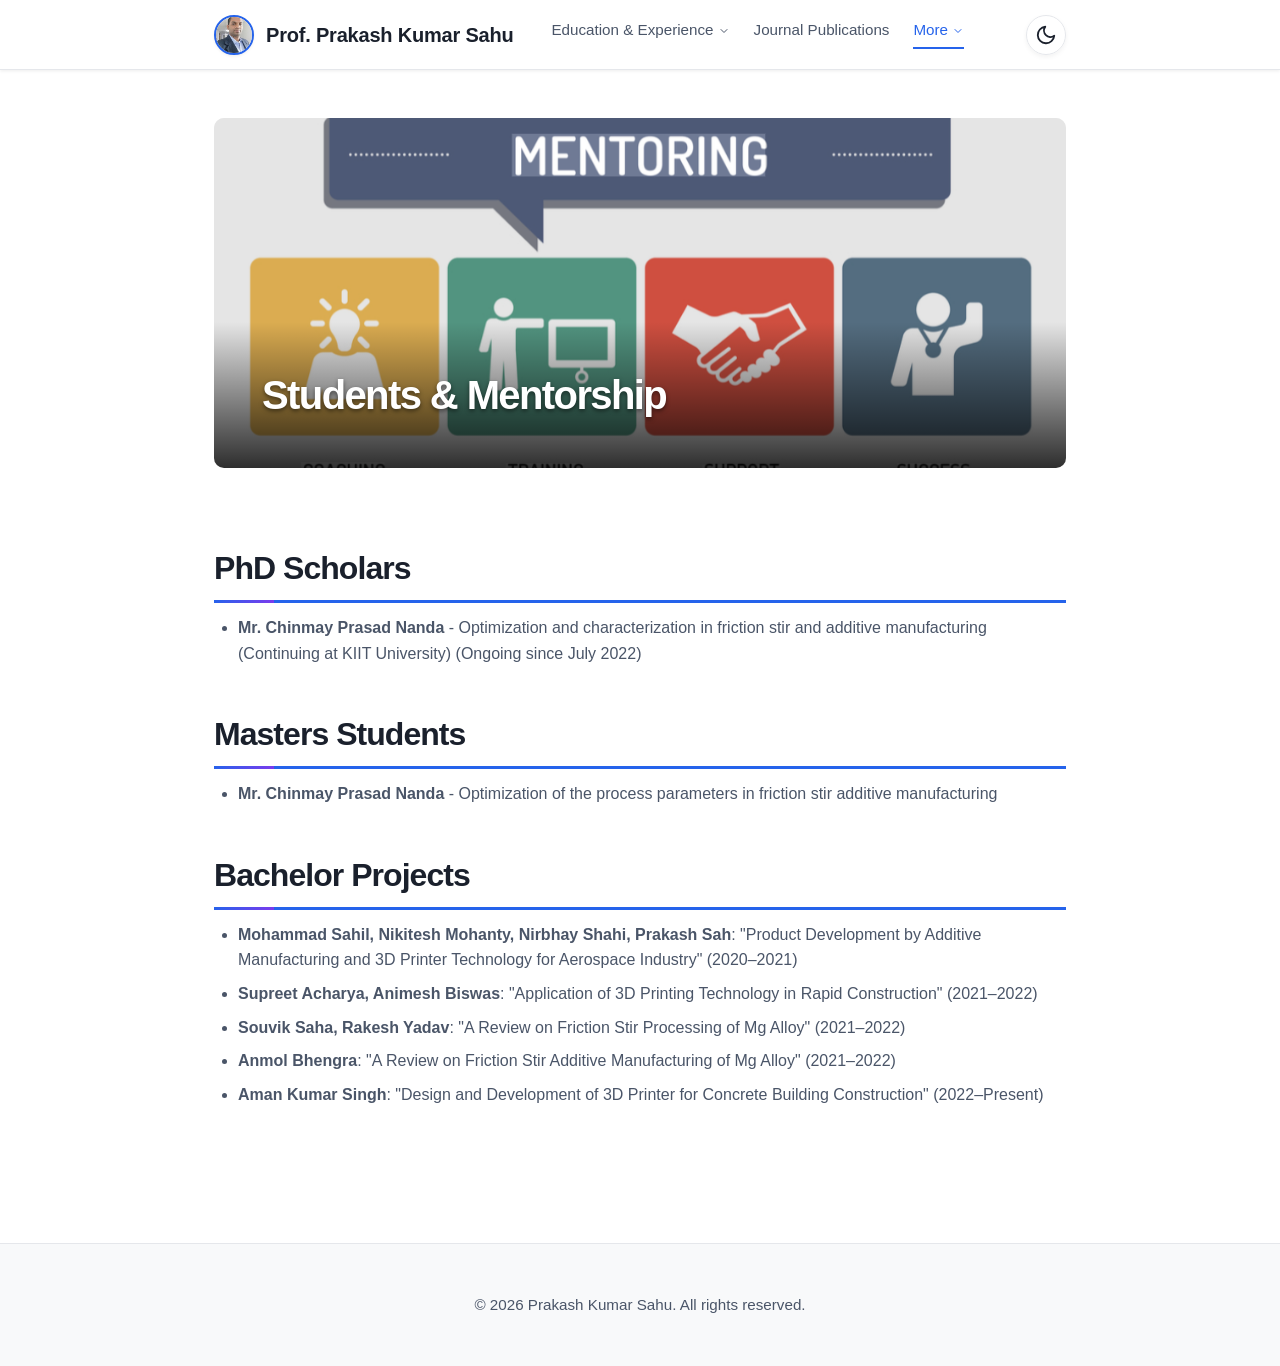
<file: students.html>
<!DOCTYPE html>
<html lang="en">

<head>
    <meta charset="UTF-8">
    <meta name="viewport" content="width=device-width, initial-scale=1.0">
    <title>Students | Prakash Kumar Sahu</title>
    <link rel="stylesheet" href="assets/css/reset.css">
    <link rel="stylesheet" href="assets/css/variables.css">
    <link rel="stylesheet" href="assets/css/base.css">
    <link rel="stylesheet" href="assets/css/components.css">
    <link rel="stylesheet" href="assets/css/pages.css">
</head>

<body data-page="students">
    <div id="app">
        <header id="site-header" class="site-header"></header>
        <main id="main-content"></main>
        <footer id="site-footer" class="site-footer"></footer>
    </div>
    <script src="assets/js/main.js"></script>
</body>

</html>
</file>
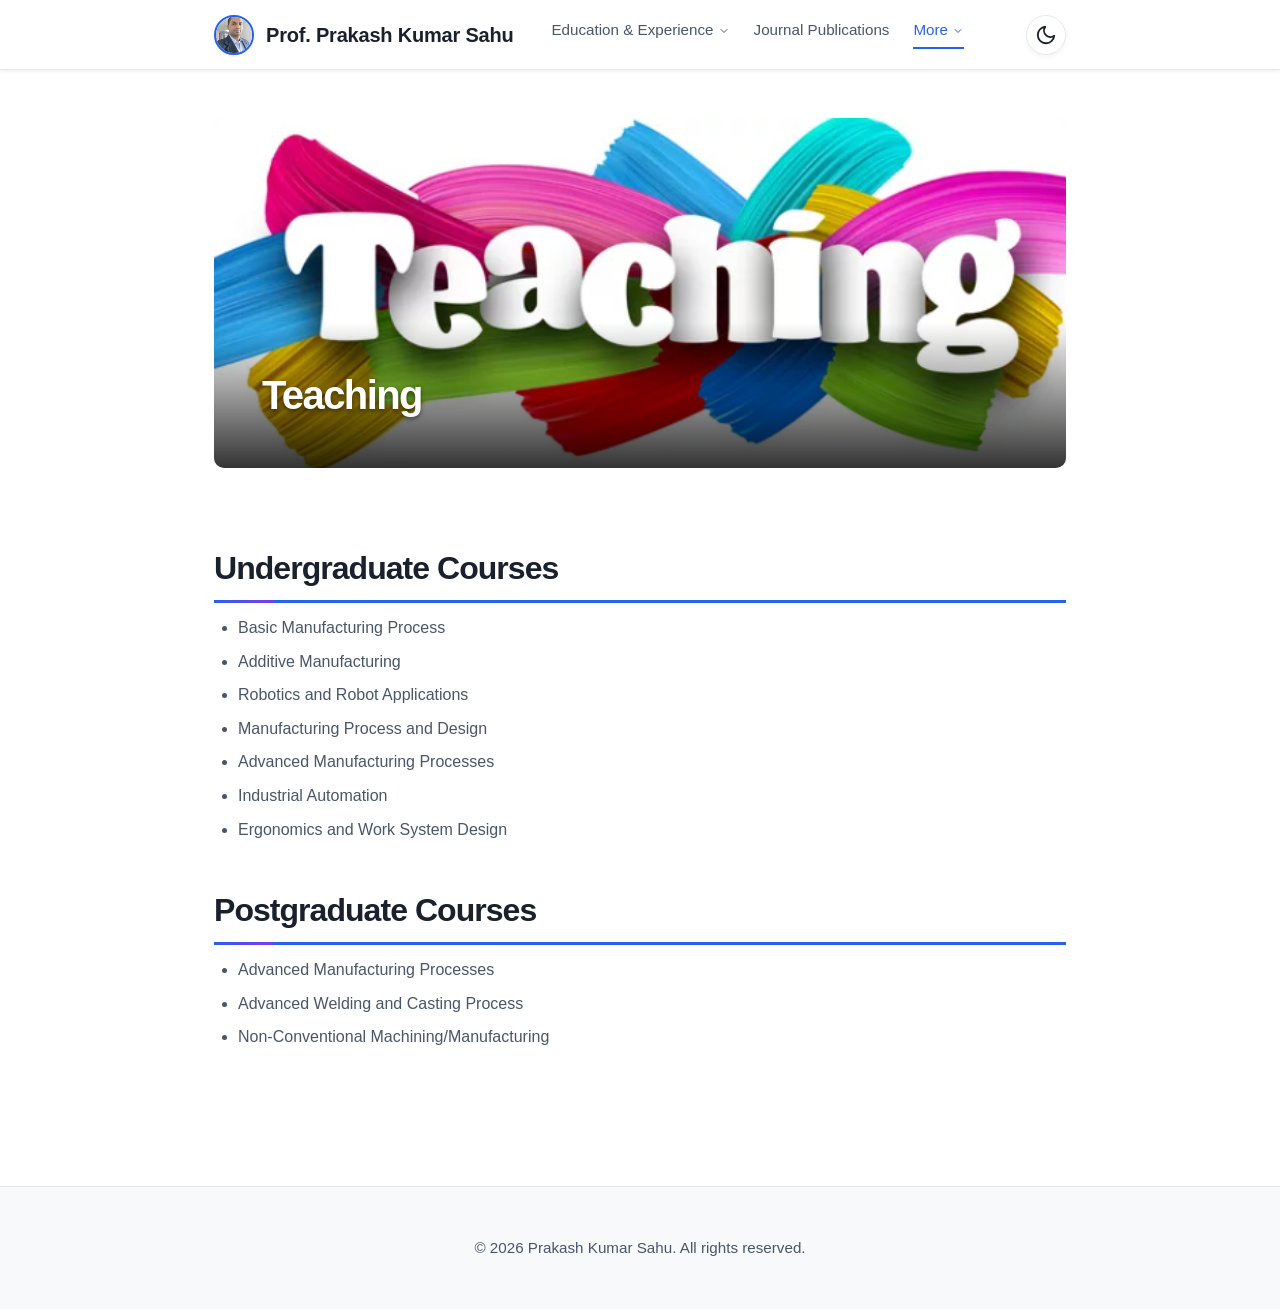
<file: teaching.html>
<!DOCTYPE html>
<html lang="en">

<head>
    <meta charset="UTF-8">
    <meta name="viewport" content="width=device-width, initial-scale=1.0">
    <title>Teaching | Prakash Kumar Sahu</title>
    <link rel="stylesheet" href="assets/css/reset.css">
    <link rel="stylesheet" href="assets/css/variables.css">
    <link rel="stylesheet" href="assets/css/base.css">
    <link rel="stylesheet" href="assets/css/components.css">
    <link rel="stylesheet" href="assets/css/pages.css">
</head>

<body data-page="teaching">
    <div id="app">
        <header id="site-header" class="site-header"></header>
        <main id="main-content"></main>
        <footer id="site-footer" class="site-footer"></footer>
    </div>
    <script src="assets/js/main.js"></script>
</body>

</html>
</file>
<file: assets/css/variables.css>
:root {
  /* --- Foundation Colors: Light Theme (Default) --- */
  --color-bg-body: #ffffff;
  --color-bg-surface: #f8f9fa;
  --color-text-primary: #1a202c;
  --color-text-secondary: #4a5568;
  --color-text-tertiary: #718096;

  /* --- Accent Colors --- */
  --color-accent: #2563eb;
  --color-accent-light: #3b82f6;
  --color-accent-dark: #1d4ed8;
  --color-accent-hover: #1e40af;
  --color-accent-subtle: #e0e7ff;
  /* lighter, friendly for backgrounds */

  /* --- Button Colors --- */
  --btn-bg: #e8eafc;
  /* Soft blue/gray for buttons */
  --btn-bg-hover: #2563eb;
  /* Accent blue on hover */
  --btn-text: #1a202c;
  --btn-text-hover: #fff;
  --btn-border: #b5bedc;

  /* --- Gradients --- */
  --gradient-primary: linear-gradient(135deg, #667eea 0%, #764ba2 100%);
  --gradient-accent: linear-gradient(135deg, #2563eb 0%, #7c3aed 100%);
  --gradient-hero: linear-gradient(135deg, rgba(37, 99, 235, 0.9) 0%, rgba(124, 58, 237, 0.9) 100%);
  --gradient-card: linear-gradient(145deg, #f8f9fa 0%, #ffffff 100%);

  /* --- Semantic Colors --- */
  --color-success: #10b981;
  --color-warning: #f59e0b;
  --color-info: #3b82f6;
  --color-error: #ef4444;

  /* --- Borders & Shadows --- */
  --color-border: #e5e7eb;
  --color-border-subtle: #f3f4f6;
  --shadow-sm: 0 1.5px 3px 0 rgba(0, 0, 0, 0.06);
  --shadow-md: 0 4px 8px -2px rgba(0, 0, 0, 0.10);
  --shadow-lg: 0 10px 30px rgba(0, 0, 0, 0.12);
  --shadow-xl: 0 20px 55px -7px rgba(0, 0, 0, 0.13);

  /* --- Typography --- */
  --font-sans: -apple-system, BlinkMacSystemFont, "Segoe UI", Roboto, Helvetica, Arial, sans-serif, "Apple Color Emoji", "Segoe UI Emoji", "Segoe UI Symbol";
  --font-serif: "Georgia", "Times New Roman", Times, serif;

  --font-weight-normal: 400;
  --font-weight-medium: 500;
  --font-weight-bold: 600;
  --font-weight-heavy: 700;
  --font-weight-black: 800;

  --line-height-base: 1.6;
  --line-height-heading: 1.25;

  /* --- Spacing System --- */
  --space-2xs: 0.25rem;
  --space-xs: 0.5rem;
  --space-sm: 0.75rem;
  --space-md: 1.5rem;
  --space-lg: 3rem;
  --space-xl: 5rem;

  /* --- Layout --- */
  --max-width: 900px;
  --header-height: 70px;
  --radius-sm: 6px;
  --radius-md: 10px;
  --radius-lg: 16px;
  --radius-xl: 24px;

  /* --- Transitions --- */
  --transition-fast: 0.2s ease;
  --transition-medium: 0.3s cubic-bezier(0.25, 0.8, 0.25, 1);
  --transition-slow: 0.5s cubic-bezier(0.4, 0, 0.2, 1);
}

/* --- Dark Theme --- */
[data-theme="dark"] {
  --color-bg-body: #0f172a;
  --color-bg-surface: #1e293b;
  --color-text-primary: #f1f5f9;
  --color-text-secondary: #cbd5e1;
  --color-text-tertiary: #94a3b8;

  /* --- Accent Colors, tweaked for dark background --- */
  --color-accent: #60a5fa;
  /* defined blue */
  --color-accent-light: #93c5fd;
  --color-accent-dark: #2563eb;
  --color-accent-hover: #2563eb;
  --color-accent-subtle: #1e293b;
  /* deep background blue */

  /* --- Button Colors --- */
  --btn-bg: #283042;
  /* deep navy/blue for dark mode buttons */
  --btn-bg-hover: #60a5fa;
  --btn-text: #f1f5f9;
  --btn-text-hover: #1e293b;
  --btn-border: #334155;

  /* --- Gradients --- */
  --gradient-primary: linear-gradient(135deg, #667eea 0%, #764ba2 100%);
  --gradient-accent: linear-gradient(135deg, #60a5fa 0%, #a78bfa 100%);
  --gradient-hero: linear-gradient(135deg, rgba(96, 165, 250, 0.9) 0%, rgba(167, 139, 250, 0.9) 100%);
  --gradient-card: linear-gradient(145deg, #1e293b 0%, #0f172a 100%);

  /* --- Borders & Shadows --- */
  --color-border: #334155;
  --color-border-subtle: #1e293b;
  --shadow-sm: 0 1.5px 3px 0 rgba(0, 0, 0, 0.19);
  --shadow-md: 0 4px 8px -2px rgba(0, 0, 0, 0.24);
  --shadow-lg: 0 10px 30px rgba(0, 0, 0, 0.23);
  --shadow-xl: 0 20px 55px -7px rgba(0, 0, 0, 0.29);
}
</file>
<file: assets/css/base.css>
/* Base Styles */

html {
    scroll-behavior: smooth;
    font-size: 16px;
}

body {
    background-color: var(--color-bg-body);
    color: var(--color-text-primary);
    font-family: var(--font-sans);
    line-height: var(--line-height-base);
    transition: background-color var(--transition-medium), color var(--transition-medium);
    -webkit-font-smoothing: antialiased;
    -moz-osx-font-smoothing: grayscale;
}

/* Typography Defaults */
h1,
h2,
h3,
h4,
h5,
h6 {
    color: var(--color-text-primary);
    line-height: var(--line-height-heading);
    margin-bottom: var(--space-sm);
    font-weight: var(--font-weight-heavy);
    letter-spacing: -0.03em;
}

h1 {
    font-size: 2.75rem;
    margin-bottom: var(--space-md);
    font-weight: var(--font-weight-black);
    letter-spacing: -0.04em;
}

h2 {
    font-size: 2rem;
    margin-top: var(--space-lg);
    border-bottom: 3px solid var(--color-accent);
    padding-bottom: var(--space-sm);
    font-weight: var(--font-weight-heavy);
    position: relative;
}

h2::after {
    content: '';
    position: absolute;
    bottom: -3px;
    left: 0;
    width: 60px;
    height: 3px;
    background: var(--gradient-accent);
}

h3 {
    font-size: 1.5rem;
    font-weight: var(--font-weight-bold);
    color: var(--color-text-primary);
}

p {
    margin-bottom: var(--space-md);
    color: var(--color-text-secondary);
    line-height: 1.7;
}

a {
    color: var(--color-accent);
    text-decoration: none;
    font-weight: var(--font-weight-medium);
    transition: color var(--transition-fast);
}

a:hover {
    color: var(--color-accent-hover);
    text-decoration: underline;
}

/* Layout Containers */
.container {
    max-width: var(--max-width);
    margin: 0 auto;
    padding: 0 var(--space-md);
}

#app {
    display: flex;
    flex-direction: column;
    min-height: 100vh;
}

#main-content {
    flex: 1;
    width: 100%;
    max-width: var(--max-width);
    margin: 0 auto;
    padding: var(--space-lg) var(--space-md);
}

/* Images */
img {
    max-width: 100%;
    height: auto;
    border-radius: var(--radius-sm);
}

/* Utilities */
.text-muted {
    color: var(--color-text-tertiary);
}

.sr-only {
    position: absolute;
    width: 1px;
    height: 1px;
    padding: 0;
    margin: -1px;
    overflow: hidden;
    clip: rect(0, 0, 0, 0);
    border: 0;
}

/* --- Responsive Typography --- */
@media (max-width: 768px) {
    h1 {
        font-size: 1.75rem;
    }

    h2 {
        font-size: 1.5rem;
        margin-top: var(--space-md);
    }

    h3 {
        font-size: 1.15rem;
    }

    .container,
    #main-content {
        padding-left: var(--space-sm);
        padding-right: var(--space-sm);
    }
}
</file>
<file: assets/css/components.css>
/* Components */

/* --- Navbar --- */
.site-header {
    background-color: rgba(255, 255, 255, 0.8);
    border-bottom: 1px solid var(--color-border);
    position: sticky;
    top: 0;
    z-index: 1000;
    backdrop-filter: blur(20px) saturate(180%);
    -webkit-backdrop-filter: blur(20px) saturate(180%);
    height: var(--header-height);
    display: flex;
    align-items: center;
    box-shadow: var(--shadow-sm);
    transition: all var(--transition-medium);
}

[data-theme="dark"] .site-header {
    background-color: rgba(15, 23, 42, 0.8);
}

.nav-container {
    display: flex;
    justify-content: space-between;
    align-items: center;
    width: 100%;
    margin: 0 auto;
    max-width: var(--max-width);
    padding: 0 var(--space-md);
    position: relative;
}

.branding .site-title {
    font-weight: var(--font-weight-heavy);
    font-size: 1.25rem;
    color: var(--color-text-primary);
    text-decoration: none;
    letter-spacing: -0.01em;
    display: flex;
    align-items: center;
    gap: var(--space-sm);
}

.site-logo {
    width: 40px;
    height: 40px;
    border-radius: 50%;
    object-fit: cover;
    border: 2px solid var(--color-accent);
    background-color: var(--color-bg-surface);
    transition: all var(--transition-medium);
    box-shadow: var(--shadow-sm);
}

.site-logo:hover {
    transform: scale(1.1) rotate(5deg);
    box-shadow: var(--shadow-md);
}

/* Mobile Menu Button - Hidden by default */
.mobile-menu-btn {
    display: none;
    background: none;
    border: none;
    cursor: pointer;
    padding: var(--space-xs);
    color: var(--color-text-primary);
    /* FIX: SVG click events block karo taaki button har jagah se kaam kare */
    line-height: 0;
}

.mobile-menu-btn svg {
    pointer-events: none;
    display: block;
}

.header-controls {
    display: flex;
    align-items: center;
    gap: var(--space-sm);
}

.main-nav .nav-list {
    display: flex;
    gap: var(--space-md);
    list-style: none;
    padding: 0;
    margin: 0;
}

.nav-list a {
    font-size: 0.95rem;
    color: var(--color-text-secondary);
    font-weight: var(--font-weight-medium);
    padding: var(--space-2xs) 0;
    position: relative;
    text-decoration: none;
    display: flex;
    align-items: center;
    gap: 4px;
}

.nav-list a:hover,
.nav-list a.active,
.nav-list a.active-parent {
    color: var(--color-accent);
}

/* Underline animation for active link */
.nav-list>li>a::after {
    content: '';
    position: absolute;
    bottom: -2px;
    left: 0;
    width: 100%;
    height: 2px;
    background-color: var(--color-accent);
    transform: scaleX(0);
    transition: transform var(--transition-medium);
    transform-origin: right;
}

.nav-list>li>a:hover::after,
.nav-list>li>a.active::after,
.nav-list>li>a.active-parent::after {
    transform: scaleX(1);
    transform-origin: left;
}

/* --- Dropdowns --- */
.dropdown {
    position: relative;
}

.dropdown-menu {
    position: absolute;
    top: 100%;
    left: 0;
    background-color: var(--color-bg-surface);
    border: 1px solid var(--color-border);
    border-radius: var(--radius-sm);
    box-shadow: 0 4px 12px rgba(0, 0, 0, 0.1);
    min-width: 200px;
    opacity: 0;
    visibility: hidden;
    transform: translateY(10px);
    transition: all var(--transition-fast);
    padding: var(--space-xs) 0;
    z-index: 1000;
}

.dropdown:hover .dropdown-menu {
    opacity: 1;
    visibility: visible;
    transform: translateY(0);
}

.dropdown-menu li {
    margin: 0;
}

.dropdown-menu a {
    padding: var(--space-xs) var(--space-md);
    display: block;
    color: var(--color-text-secondary);
    white-space: nowrap;
}

.dropdown-menu a:hover,
.dropdown-menu a.active {
    background-color: var(--color-accent-subtle);
    color: var(--color-accent);
}

/* Arrow icon */
.arrow-icon {
    display: inline-flex;
    align-items: center;
    transition: transform 0.3s ease;
    pointer-events: none; /* Click through to parent link */
}

.arrow-icon svg {
    pointer-events: none;
}

/* Theme Toggle Button */
.theme-toggle {
    background: transparent;
    border: 1px solid var(--color-border);
    cursor: pointer;
    color: var(--color-text-primary);
    width: 40px;
    height: 40px;
    border-radius: 50%;
    transition: all var(--transition-medium);
    display: flex;
    align-items: center;
    justify-content: center;
    margin-left: var(--space-md);
    box-shadow: 0 2px 5px rgba(0, 0, 0, 0.05);
}

.theme-toggle:hover {
    background-color: var(--color-bg-surface);
    color: var(--color-accent);
    transform: rotate(15deg) scale(1.1);
    border-color: var(--color-accent);
    box-shadow: 0 4px 8px rgba(0, 0, 0, 0.1);
}

.theme-toggle svg {
    width: 22px;
    height: 22px;
    fill: none;
    stroke: currentColor;
    stroke-width: 2;
    stroke-linecap: round;
    stroke-linejoin: round;
    transition: stroke var(--transition-fast);
    pointer-events: none;
}

/* --- Buttons --- */
.btn,
.btn-primary,
.btn-outline {
    display: inline-flex;
    align-items: center;
    justify-content: center;
    padding: var(--space-sm) var(--space-md);
    border-radius: var(--radius-md);
    font-size: 0.95rem;
    font-weight: var(--font-weight-medium);
    cursor: pointer;
    text-decoration: none;
    transition: all var(--transition-medium);
    position: relative;
    overflow: hidden;
}

.btn-primary {
    background: var(--gradient-accent);
    color: white;
    border: none;
    box-shadow: var(--shadow-sm);
}

.btn-primary:hover {
    transform: translateY(-2px) scale(1.02);
    box-shadow: var(--shadow-lg);
    text-decoration: none;
}

.btn-primary:active {
    transform: translateY(0) scale(0.98);
}

.btn-outline {
    background-color: transparent;
    color: var(--color-accent);
    border: 2px solid var(--color-accent);
    position: relative;
}

.btn-outline::before {
    content: '';
    position: absolute;
    top: 0;
    left: 0;
    width: 100%;
    height: 100%;
    background: var(--gradient-accent);
    opacity: 0;
    transition: opacity var(--transition-medium);
    z-index: -1;
}

.btn-outline:hover {
    color: white;
    border-color: transparent;
    transform: translateY(-2px);
    box-shadow: var(--shadow-md);
    text-decoration: none;
}

.btn-outline:hover::before {
    opacity: 1;
}

/* --- Cards --- */
.card,
.pub-item,
.timeline-item {
    background: var(--gradient-card);
    border: 1px solid var(--color-border-subtle);
    border-radius: var(--radius-lg);
    padding: var(--space-md);
    margin-bottom: var(--space-md);
    transition: all var(--transition-medium);
    box-shadow: var(--shadow-sm);
    position: relative;
}

.card:hover,
.pub-item:hover,
.timeline-item:hover {
    border-color: var(--color-accent);
    box-shadow: var(--shadow-lg);
    transform: translateY(-4px);
}

.card::before,
.pub-item::before,
.timeline-item::before {
    content: '';
    position: absolute;
    top: 0;
    left: 0;
    right: 0;
    height: 3px;
    background: var(--gradient-accent);
    border-radius: var(--radius-lg) var(--radius-lg) 0 0;
    opacity: 0;
    transition: opacity var(--transition-medium);
}

.card:hover::before,
.pub-item:hover::before,
.timeline-item:hover::before {
    opacity: 1;
}

/* --- Lists --- */
ul,
ol {
    padding-left: var(--space-md);
    color: var(--color-text-secondary);
}

li {
    margin-bottom: var(--space-xs);
}

/* --- Footer --- */
.site-footer {
    border-top: 1px solid var(--color-border);
    padding: var(--space-lg) 0;
    margin-top: auto;
    text-align: center;
    color: var(--color-text-tertiary);
    font-size: 0.875rem;
}

/* --- Status Messages --- */
.status-message {
    text-align: center;
    color: var(--color-text-tertiary);
    font-style: italic;
    padding: var(--space-lg);
}

/* --- Profile Header (Desktop) --- */
.profile-header {
    display: flex;
    align-items: center;
    gap: var(--space-xl);
    margin-bottom: var(--space-xl);
    padding: var(--space-lg);
    background: var(--gradient-card);
    border-radius: var(--radius-lg);
    box-shadow: var(--shadow-md);
    border: 1px solid var(--color-border-subtle);
    transition: all var(--transition-medium);
}

.profile-header:hover {
    box-shadow: var(--shadow-lg);
    transform: translateY(-2px);
}

.profile-image-wrapper {
    flex-shrink: 0;
    position: relative;
}

.profile-image-wrapper::before {
    content: '';
    position: absolute;
    inset: -4px;
    background: var(--gradient-accent);
    border-radius: var(--radius-md);
    opacity: 0;
    transition: opacity var(--transition-medium);
    z-index: -1;
}

.profile-image-wrapper:hover::before {
    opacity: 0.3;
}

.profile-image {
    width: 280px;
    height: 350px;
    border-radius: var(--radius-md);
    object-fit: cover;
    border: 3px solid var(--color-border);
    box-shadow: var(--shadow-lg);
    transition: all var(--transition-medium);
}

.profile-image:hover {
    transform: scale(1.02);
    box-shadow: var(--shadow-xl);
}

.profile-details {
    flex: 1;
}

.profile-name {
    font-size: 2.75rem;
    margin-bottom: var(--space-xs);
    color: var(--color-text-primary);
    font-weight: var(--font-weight-black);
    background: var(--gradient-accent);
    -webkit-background-clip: text;
    -webkit-text-fill-color: transparent;
    background-clip: text;
}

.profile-title {
    font-size: 1.4rem;
    color: var(--color-accent);
    margin-bottom: var(--space-sm);
    font-weight: var(--font-weight-bold);
    display: inline-block;
    padding: var(--space-2xs) var(--space-sm);
    background: var(--color-accent-subtle);
    border-radius: var(--radius-sm);
}

.profile-dept {
    font-size: 1rem;
    color: var(--color-text-secondary);
    font-style: italic;
    margin-bottom: var(--space-2xs);
}

.profile-inst {
    font-size: 1rem;
    color: var(--color-text-secondary);
    margin-bottom: var(--space-md);
}

.profile-bio {
    font-size: 1.05rem;
    line-height: 1.7;
    color: var(--color-text-primary);
}

.profile-bio-section {
    margin-bottom: var(--space-lg);
}

.profile-bio-section .profile-bio {
    font-size: 1.1rem;
    line-height: 1.8;
    color: var(--color-text-secondary);
    text-align: justify;
}

.home-contact {
    margin-bottom: var(--space-xl);
}

/* =============================================
   MOBILE STYLES (max-width: 768px)
   
   SIRF YE 3 CHEEZEIN FIX KI HAIN:
   1. .main-nav → display:none default, display:flex active
      (translateX se nav items right pe leak hote the)
   2. .dropdown:hover → mobile pe disable
   3. .mobile-menu-btn → pointer-events:none on SVG
   ============================================= */
@media (max-width: 768px) {
    .nav-container {
        padding: var(--space-sm) var(--space-md);
    }

    .mobile-menu-btn {
        display: block;
    }

    /* 
     * ROOT FIX: 
     * Pehla issue: translateX(100%) use kiya tha — nav nav-container
     * ke flex layout me tha, isliye items right side pe "leak" ho rahe the.
     * 
     * FIX: display:none (hidden) → display:flex (.active pe open)
     * Yeh sabse clean solution hai — koi leak nahi, koi z-index issue nahi.
     */
    .main-nav {
        display: none;               /* Default: bilkul hide */
        position: fixed;
        top: 0;
        left: 0;
        width: 100vw;
        height: 100dvh;              /* dvh = mobile address bar ke saath sahi */
        background-color: var(--color-bg-body);
        z-index: 1100;               /* Header (1000) se upar */
        overflow-y: auto;
        overflow-x: hidden;
        border-top: 1px solid var(--color-border);
        /* Top padding taaki content header ke neeche se shuru ho */
        padding: calc(var(--header-height) + var(--space-md)) var(--space-lg) var(--space-xl);
        flex-direction: column;
    }

    /* Drawer open — dikhao */
    .main-nav.active {
        display: flex;
        animation: navFadeIn 0.22s ease-out;
    }

    @keyframes navFadeIn {
        from { opacity: 0; transform: translateY(-6px); }
        to   { opacity: 1; transform: translateY(0); }
    }

    /* Override desktop styles */
    .main-nav .nav-list {
        flex-direction: column;
        width: 100%;
        gap: 0;
        align-items: stretch;
        text-align: left;
    }

    /* Item dividers */
    .main-nav .nav-list > li {
        border-bottom: 1px solid var(--color-border-subtle);
    }

    .main-nav .nav-list > li:last-child {
        border-bottom: none;
    }

    .nav-list a {
        font-size: 1.1rem;
        display: flex;
        justify-content: space-between;
        align-items: center;
        padding: 14px var(--space-xs);
        width: 100%;
        min-height: 52px;
        -webkit-tap-highlight-color: transparent;
        user-select: none;
    }

    /* Desktop underline animation mobile pe off */
    .main-nav .nav-list > li > a::after {
        display: none;
    }

    /* Arrow rotate when open */
    .dropdown.open .arrow-icon {
        transform: rotate(180deg);
    }

    /* Mobile Dropdown */
    .dropdown-menu {
        position: static !important;
        box-shadow: none !important;
        border: none !important;
        background-color: var(--color-bg-surface);
        padding: 0 0 var(--space-xs) var(--space-md) !important;
        display: none;
        opacity: 1 !important;
        visibility: visible !important;
        transform: none !important;
        width: 100% !important;
        min-width: unset !important;
        list-style: none;
    }

    .dropdown.open > .dropdown-menu {
        display: block;
        animation: slideDown 0.22s ease-out;
    }

    @keyframes slideDown {
        from { opacity: 0; transform: translateY(-8px); }
        to   { opacity: 1; transform: translateY(0); }
    }

    /* Desktop hover dropdown mobile pe disable */
    .dropdown:hover .dropdown-menu {
        display: none;
        opacity: 0;
        visibility: hidden;
    }

    .dropdown.open:hover > .dropdown-menu {
        display: block;
        opacity: 1;
        visibility: visible;
    }

    /* Sub-menu links */
    .dropdown-menu li {
        border: none;
        margin: 0;
    }

    .dropdown-menu a {
        padding: 11px var(--space-sm);
        min-height: 46px;
        display: flex;
        align-items: center;
        white-space: normal;
        color: var(--color-text-secondary);
        border-radius: var(--radius-sm);
        -webkit-tap-highlight-color: transparent;
    }

    .dropdown-menu a:hover,
    .dropdown-menu a.active {
        background-color: var(--color-accent-subtle);
        color: var(--color-accent);
    }

    /* Adjust profile header for mobile */
    .profile-header {
        flex-direction: column;
        align-items: center;
        text-align: center;
        gap: var(--space-md);
    }

    .profile-details {
        text-align: center;
    }

    .profile-socials {
        justify-content: center;
    }

    .profile-image {
        width: 100%;
        max-width: 300px;
        height: auto;
        aspect-ratio: 4/5;
        border-width: 2px;
    }

    .theme-toggle {
        margin-left: 0;
    }
}

/* --- Footer --- */
.site-footer {
    background: var(--color-bg-surface);
    color: var(--color-text-tertiary);
    padding: var(--space-lg) 0;
    margin-top: var(--space-xl);
    border-top: 1px solid var(--color-border);
    text-align: center;
}

.site-footer p {
    margin: 0;
    font-size: 0.95rem;
}

.site-footer a {
    color: var(--color-accent);
    font-weight: var(--font-weight-medium);
    text-decoration: none;
    transition: all var(--transition-fast);
}

.site-footer a:hover {
    color: var(--color-accent-hover);
    text-decoration: underline;
}

/* --- Visual Enhancements --- */

/* Home Profile */
.intro-section {
    margin-bottom: var(--space-xl);
}

.profile-hero {
    display: flex;
    align-items: center;
    gap: var(--space-lg);
    margin-bottom: var(--space-lg);
}

.profile-photo-large {
    width: 150px;
    height: 150px;
    border-radius: 50%;
    object-fit: cover;
    border: 4px solid var(--color-bg-surface);
    box-shadow: 0 4px 12px rgba(0, 0, 0, 0.15);
    flex-shrink: 0;
}

.intro-text .intro-headline {
    margin-top: 0;
}

@media (max-width: 768px) {
    .profile-hero {
        flex-direction: column;
        text-align: center;
    }
}

/* Education Visuals */
.edu-header {
    display: flex;
    align-items: flex-start;
    gap: var(--space-md);
    margin-bottom: var(--space-sm);
}

.edu-logo {
    width: 60px;
    height: 60px;
    border-radius: var(--radius-sm);
    object-fit: contain;
    background-color: white;
    padding: 4px;
    border: 1px solid var(--color-border-subtle);
}

.edu-title {
    flex: 1;
}

.gallery-grid {
    display: grid;
    grid-template-columns: repeat(auto-fit, minmax(150px, 1fr));
    gap: var(--space-sm);
    margin-top: var(--space-md);
}

.gallery-img {
    width: 100%;
    height: 120px;
    object-fit: cover;
    border-radius: var(--radius-sm);
    transition: transform var(--transition-fast);
    border: 1px solid var(--color-border-subtle);
}

.gallery-img:hover {
    transform: scale(1.02);
    box-shadow: 0 4px 8px rgba(0, 0, 0, 0.1);
}
</file>
<file: assets/css/pages.css>
/* Page Specific Styles */

/* --- Profile Section Wrap --- */
.profile-section {
    display: flex;
    justify-content: center;
    align-items: flex-start;
    padding: var(--space-xl, 2.5rem) 0;
    background: var(--color-bg-main, #f9fafc);
}

/* --- Card Layout --- */
.profile-card {
    display: flex;
    flex-direction: row;
    background: var(--color-bg-surface, #fff);
    border-radius: var(--radius-lg, 20px);
    box-shadow: 0 10px 30px rgba(0, 0, 0, .10);
    border: 1px solid var(--color-border-subtle, #dedede);
    max-width: 900px;
    width: 100%;
    overflow: hidden;
    margin: 0 auto;
    transition: transform .3s, box-shadow .3s;
}

.profile-card:hover {
    transform: translateY(-5px);
    box-shadow: 0 15px 40px rgba(0, 0, 0, .15);
}

/* --- Responsive Mobile --- */
@media (max-width: 800px) {
    .profile-card {
        flex-direction: column;
        max-width: 98vw;
    }

    .profile-card-image {
        width: 120%;
        min-width: 0;
        min-height: 200px;
    }

    .profile-card-content {
        padding: var(--space-lg, 1.2rem);
    }
}

/* --- Profile Image Side --- */
.profile-card-image {
    width: 34%;
    min-width: 250px;
    max-width: 440px;
    position: relative;
    background: #eff3f8;
    display: flex;
    align-items: center;
    justify-content: center;
    overflow: hidden;
}

.profile-image {
    width: 100%;
    height: 100%;
    min-height: 280px;
    object-fit: cover;
    display: block;
    border-radius: 0;
    background: #f2f4fa;
}

/* --- Content Side --- */
.profile-card-content {
    flex: 1;
    padding: var(--space-xl, 2.5rem);
    display: flex;
    flex-direction: column;
    justify-content: flex-start;
    min-width: 0;
}

/* --- Titles and Meta --- */
.profile-name {
    font-size: 2.2rem;
    color: var(--color-text-primary, #222d47);
    margin-bottom: var(--space-xs, 0.5rem);
    font-weight: 700;
    line-height: 1.1;
}

.profile-title {
    font-size: 1.15rem;
    color: var(--color-accent, #1d5bae);
    margin: 0;
    font-weight: 600;
}

.profile-meta {
    font-size: 1rem;
    color: var(--color-text-secondary, #597087);
    margin: .5em 0 1em 0;
}

.profile-dept {
    font-style: italic;
    color: var(--color-text-secondary, #43648a);
}

.profile-inst {
    color: var(--color-text-secondary, #8c9ab1);
}

.profile-tagline {
    color: #458ad9;
    font-size: 0.9rem;
    display: block;
    margin-top: .2em;
    font-weight: 500;
}

.profile-bio-section {
    margin-bottom: 1.4em;
}

.profile-bio {
    font-size: 1.05rem;
    line-height: 1.7;
    color: var(--color-text-primary, #232323);
    margin: 0;
}

/* --- Socials/Research Profiles --- */
.profile-socials-section {
    margin-top: 1.2em;
}

.profile-socials-title {
    font-size: 1.12rem;
    color: var(--color-accent, #2563eb);
    margin-bottom: 0.43em;
    font-weight: 700;
    letter-spacing: 0.01em;
}

.profile-socials {
    display: flex;
    gap: 0.8em;
    flex-wrap: wrap;
    margin-bottom: 0.4rem;
}


.btn-outline,
.social-icon-link,
.profile-socials a {
    display: inline-block;
    padding: 0.5em 1.3em;
    background: var(--btn-bg, #e8eafc);
    /* Soft blue/gray for light mode */
    color: var(--color-accent, #2563eb);
    /* Accent color for all modes */
    border: 1.7px solid var(--btn-border, #b5bedc);
    border-radius: 22px;
    font-size: 1.04rem;
    text-decoration: none;
    font-weight: 600;
    letter-spacing: 0.01em;
    text-transform: capitalize;
    box-shadow: none;
    transition:
        background-color 0.2s,
        color 0.2s,
        border-color 0.2s,
        box-shadow 0.22s;
}

/* DARK MODE: high contrast, readable, consistent feel */
[data-theme="dark"] .btn-outline,
[data-theme="dark"] .social-icon-link,
[data-theme="dark"] .profile-socials a {
    background: var(--btn-bg, #263040);
    color: var(--color-accent, #60a5fa);
    border-color: var(--btn-border, #334155);
}

/* HOVER: Accented and always white text for best contrast */
.btn-outline:hover,
.social-icon-link:hover,
.profile-socials a:hover {
    background: var(--color-accent, #2563eb);
    color: #fff !important;
    /* Always readable on accent */
    border-color: var(--color-accent-dark, #1d4ed8);
    box-shadow: 0 2px 8px 0 rgba(37, 99, 235, 0.12);
}



/* --- Divider/HR Styling --- */
.divider {
    border: none;
    height: 0;
    border-top: 1.3px solid #e2e6ef;
    margin: var(--space-lg, 2rem) 0;
}


/* --- Consistent Hero Headers & Carousel --- */
.page-hero.main-hero,
.carousel-wrapper.main-hero {
    margin-bottom: var(--space-xl);
    position: relative;
    border-radius: var(--radius-md);
    overflow: hidden;
    height: 350px;
    /* Increased height for impact */
    background: #f0f0f0;
}

.page-hero.main-hero .hero-img {
    height: 100%;
    width: 100%;
    object-fit: cover;
}

.hero-carousel {
    display: flex;
    overflow-x: auto;
    scroll-snap-type: x mandatory;
    height: 100%;
    width: 100%;
    scrollbar-width: none;
    /* Firefox */
}

.hero-carousel::-webkit-scrollbar {
    display: none;
    /* Chrome/Safari */
}

.carousel-item {
    min-width: 100%;
    height: 100%;
    scroll-snap-align: start;
    position: relative;
    flex-shrink: 0;
}

.carousel-item .hero-img {
    width: 100%;
    height: 100%;
    object-fit: cover;
}

.hero-overlay {
    position: absolute;
    bottom: 0;
    left: 0;
    width: 100%;
    background: linear-gradient(to top, rgba(0, 0, 0, 0.8), transparent);
    padding: var(--space-lg);
    color: #fff;
    display: flex;
    align-items: flex-end;
    pointer-events: none;
    /* Let clicks pass through to carousel if needed */
}

.hero-title-overlay {
    font-size: 2.5rem;
    margin: 0;
    text-shadow: 0 2px 4px rgba(0, 0, 0, 0.5);
    color: #fff !important;
}


/* --- Detailed Page Header (Mobile Optimized) --- */
.detail-header {
    display: grid;
    grid-template-columns: auto 1fr;
    gap: var(--space-md);
    align-items: center;
    margin-bottom: var(--space-lg);
    background: var(--color-bg-surface);
    padding: var(--space-md);
    border-radius: var(--radius-md);
    box-shadow: 0 2px 8px rgba(0, 0, 0, 0.05);
}

.detail-logo {
    width: 70px;
    height: 70px;
    object-fit: contain;
    background: white;
    padding: 4px;
    border-radius: var(--radius-sm);
    border: 1px solid var(--color-border-subtle);
}

.detail-meta-group {
    display: flex;
    flex-direction: column;
}

.institution-name {
    font-size: 1.3rem;
    margin: 0 0 4px 0;
    color: var(--color-text-primary);
}

.year-badge {
    display: inline-block;
    background: var(--color-accent);
    color: #fff;
    padding: 2px 8px;
    border-radius: 12px;
    font-size: 0.85rem;
    font-weight: 600;
    align-self: flex-start;
}

.detail-description p {
    font-size: 1.1rem;
    line-height: 1.7;
    margin-bottom: var(--space-md);
}

.thesis-box {
    background-color: var(--color-bg-surface);
    border: 1px solid var(--color-border);
    border-radius: var(--radius-md);
    padding: var(--space-lg);
    margin: var(--space-xl) 0;
}

.thesis-title {
    color: var(--color-accent);
    margin-bottom: var(--space-xs);
}

.thesis-supervisor {
    font-style: italic;
    color: var(--color-text-secondary);
    margin-bottom: var(--space-md);
}

/* Contact Card */
.contact-card {
    background: var(--color-bg-surface);
    padding: var(--space-xl);
    border-radius: var(--radius-md);
    box-shadow: 0 4px 12px rgba(0, 0, 0, 0.05);
}

/* Responsive */
@media (max-width: 768px) {

    /* Profile Card Mobile */
    .profile-card {
        flex-direction: column;
        text-align: center;
    }

    .profile-card-image {
        width: 100%;
        height: 250px;
    }

    .profile-card-content {
        padding: var(--space-lg);
    }

    .profile-role {
        margin-left: auto;
        margin-right: auto;
    }

    .profile-socials {
        justify-content: center;
    }

    /* Hero Carousel Mobile */
    .page-hero.main-hero,
    .carousel-wrapper.main-hero {
        height: 220px;
    }

    .hero-title-overlay {
        font-size: 1.6rem;
    }

    /* Detail Header Mobile Optimization */
    .detail-header {
        grid-template-columns: 1fr;
        /* Stack vertically if needed, or keep row for compact header */
        text-align: center;
        justify-items: center;
        gap: var(--space-sm);
    }

    .detail-meta-group {
        align-items: center;
    }

    .detail-logo {
        width: 80px;
        height: 80px;
    }

    .institution-name {
        font-size: 1.2rem;
    }
}
</file>
